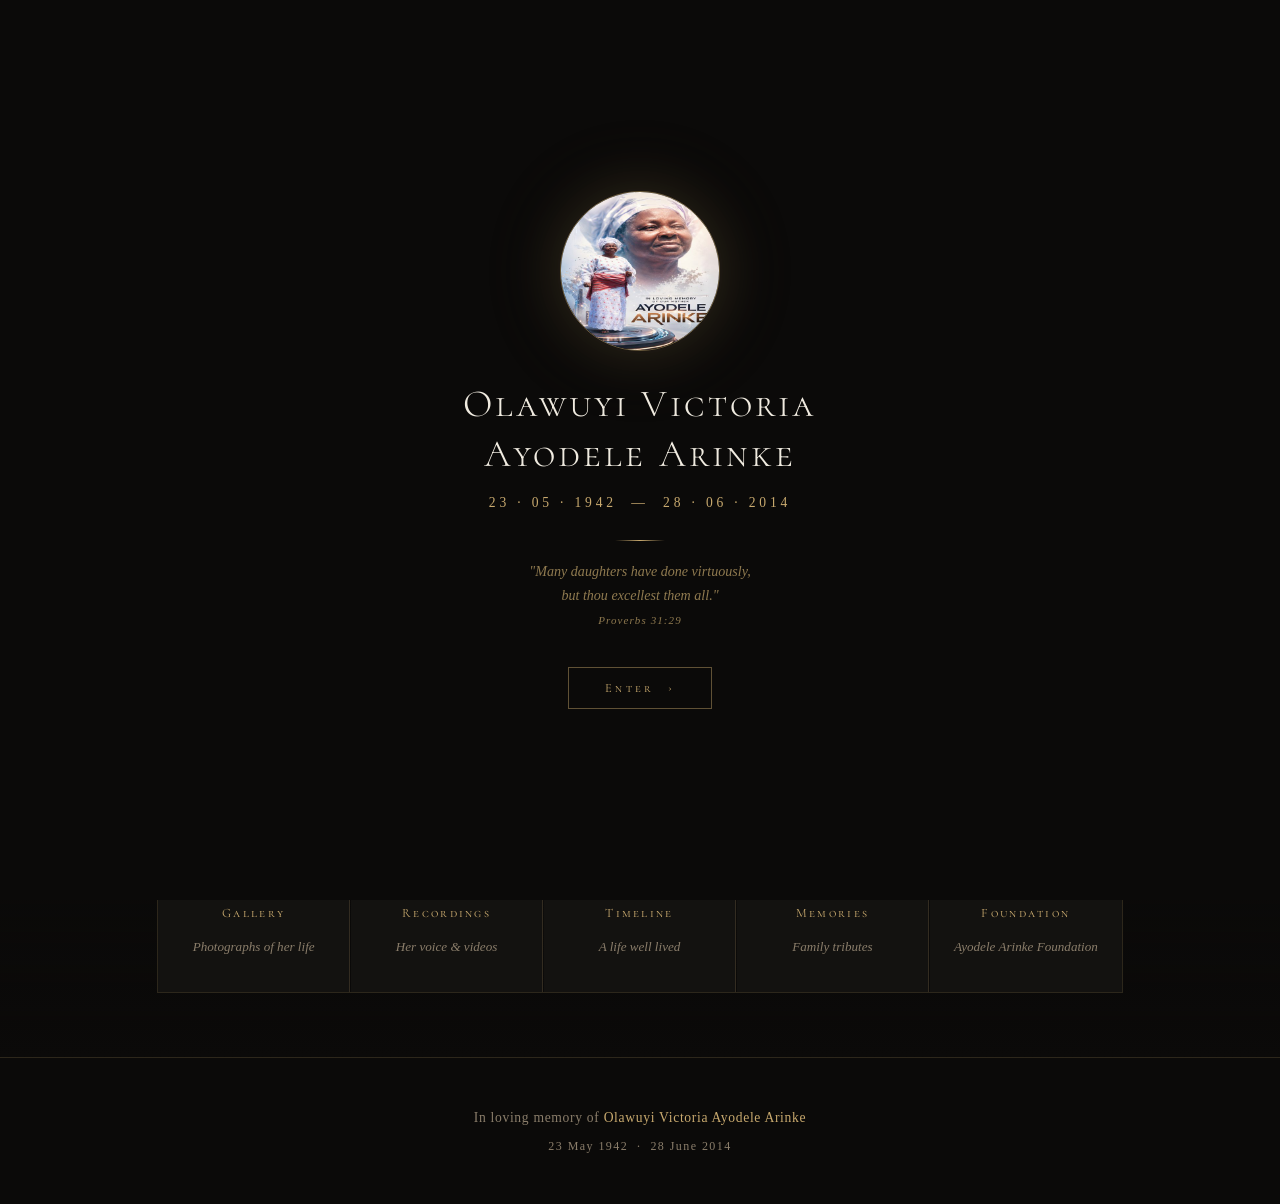
<file: index.html>
<!DOCTYPE html>
<html lang="en">
<head>
  <meta charset="UTF-8">
  <meta name="viewport" content="width=device-width, initial-scale=1.0">
  <title>Olawuyi Victoria Ayodele Arinke · In Loving Memory</title>
  <link rel="preconnect" href="https://fonts.googleapis.com">
  <link href="https://fonts.googleapis.com/css2?family=Cormorant+Garant:ital,wght@0,300;0,400;0,600;1,300;1,400&family=Cormorant+SC:wght@300;400&display=swap" rel="stylesheet">
  <link rel="stylesheet" href="styles.css">
  <link rel="preload" as="image" href="portrait.jpg">
  <style>
    /* ── CINEMATIC SPLASH ── */
    #splash {
      position: fixed;
      inset: 0;
      z-index: 9999;
      background: #0b0a09;
      display: flex;
      flex-direction: column;
      align-items: center;
      justify-content: center;
      text-align: center;
      padding: 2rem;
      transition: opacity 1.2s ease;
    }
    #splash.fade-out {
      opacity: 0;
      pointer-events: none;
    }
    .splash-portrait {
      width: 160px; height: 160px;
      border-radius: 50%;
      object-fit: cover;
      border: 1px solid rgba(200,169,110,0.5);
      box-shadow: 0 0 60px rgba(200,169,110,0.18), 0 0 120px rgba(200,169,110,0.06);
      opacity: 0;
      animation: fadeUp 1.4s ease 0.3s forwards;
    }
    .splash-name {
      font-family: 'Cormorant SC', serif;
      font-size: clamp(1.4rem, 4vw, 2.4rem);
      font-weight: 300;
      letter-spacing: 0.08em;
      color: #f0ebe0;
      margin-top: 1.8rem;
      line-height: 1.3;
      opacity: 0;
      animation: fadeUp 1.2s ease 1s forwards;
    }
    .splash-dates {
      font-size: 0.85rem;
      letter-spacing: 0.28em;
      color: #c8a96e;
      margin-top: 0.7rem;
      opacity: 0;
      animation: fadeUp 1s ease 1.6s forwards;
    }
    .splash-line {
      width: 50px; height: 1px;
      background: linear-gradient(to right, transparent, #c8a96e, transparent);
      margin: 1.6rem auto 0;
      opacity: 0;
      animation: fadeUp 0.8s ease 2s forwards;
    }
    .splash-verse {
      font-style: italic;
      color: rgba(200,169,110,0.7);
      font-size: 0.88rem;
      max-width: 340px;
      line-height: 1.7;
      margin-top: 1.2rem;
      opacity: 0;
      animation: fadeUp 0.8s ease 2.4s forwards;
    }
    #splash-enter {
      margin-top: 2.2rem;
      background: none;
      border: 1px solid rgba(200,169,110,0.45);
      color: #c8a96e;
      font-family: 'Cormorant SC', serif;
      font-size: 0.78rem;
      letter-spacing: 0.28em;
      padding: 0.75rem 2.2rem;
      cursor: pointer;
      opacity: 0;
      animation: fadeUp 0.8s ease 3s forwards;
      transition: background 0.3s, border-color 0.3s;
    }
    #splash-enter:hover {
      background: rgba(200,169,110,0.08);
      border-color: rgba(200,169,110,0.8);
    }

    @keyframes fadeUp {
      from { opacity: 0; transform: translateY(14px); }
      to   { opacity: 1; transform: translateY(0); }
    }

    /* ── HOME HERO ── */
    #hero {
      min-height: 100vh;
      display: flex;
      flex-direction: column;
      align-items: center;
      justify-content: center;
      text-align: center;
      position: relative;
      padding: 6rem 2rem 4rem;
      overflow: hidden;
    }
    #hero::before {
      content: '';
      position: absolute; inset: 0;
      background:
        radial-gradient(ellipse at 50% 40%, rgba(200,169,110,0.08) 0%, transparent 65%),
        linear-gradient(to bottom, transparent 60%, var(--bg) 100%);
      pointer-events: none;
    }
    .hero-portrait {
      width: 240px; height: 240px;
      border-radius: 50%;
      object-fit: cover;
      border: 2px solid var(--gold);
      box-shadow: 0 0 50px rgba(200,169,110,0.2), 0 0 100px rgba(200,169,110,0.07);
      margin-bottom: 2.5rem;
      position: relative; z-index: 1;
    }
    .hero-name {
      font-family: 'Cormorant SC', serif;
      font-size: clamp(2rem, 5.5vw, 3.8rem);
      font-weight: 300;
      letter-spacing: 0.06em;
      color: var(--cream);
      line-height: 1.25;
      position: relative; z-index: 1;
    }
    .hero-dates {
      font-size: 1rem;
      letter-spacing: 0.3em;
      color: var(--gold);
      margin-top: 0.9rem;
      position: relative; z-index: 1;
    }
    .hero-divider {
      width: 80px; height: 1px;
      background: linear-gradient(to right, transparent, var(--gold), transparent);
      margin: 2rem auto;
      position: relative; z-index: 1;
    }
    .hero-tribute {
      font-style: italic;
      font-weight: 300;
      font-size: 1.15rem;
      color: var(--cream-dim);
      max-width: 520px;
      position: relative; z-index: 1;
      margin-bottom: 1.4rem;
    }

    /* ── LIVE COUNTER ── */
    #counter-wrap {
      position: relative; z-index: 1;
      margin-bottom: 3.5rem;
      text-align: center;
    }
    .counter-label {
      font-size: 0.72rem;
      letter-spacing: 0.22em;
      color: var(--cream-dim);
      text-transform: uppercase;
      margin-bottom: 0.5rem;
    }
    #counter {
      font-family: 'Cormorant SC', serif;
      font-size: clamp(0.95rem, 2.5vw, 1.15rem);
      color: var(--gold);
      letter-spacing: 0.06em;
    }
    #counter span {
      color: var(--gold-lt);
      font-size: 1.4em;
    }

    /* ── NAV CARDS ── */
    .nav-cards {
      display: grid;
      grid-template-columns: repeat(auto-fit, minmax(180px, 1fr));
      gap: 1px;
      max-width: 1000px;
      margin: 0 auto;
      border: 1px solid var(--border);
      position: relative; z-index: 1;
    }
    .nav-card {
      background: var(--bg2);
      padding: 2rem 1.5rem;
      text-align: center;
      text-decoration: none;
      color: var(--cream-dim);
      transition: background 0.3s, color 0.3s;
      border-right: 1px solid var(--border);
    }
    .nav-card:last-child { border-right: none; }
    .nav-card:hover { background: var(--bg3); color: var(--gold); }
    .nav-card-icon { font-size: 1.6rem; margin-bottom: 0.7rem; display: block; }
    .nav-card-title {
      font-family: 'Cormorant SC', serif;
      font-size: 0.8rem;
      letter-spacing: 0.18em;
      color: var(--gold);
      display: block;
      margin-bottom: 0.3rem;
    }
    .nav-card-desc { font-size: 0.82rem; font-style: italic; }

    @media (max-width: 600px) {
      .nav-cards { grid-template-columns: 1fr 1fr; }
      .nav-card { border-bottom: 1px solid var(--border); border-right: 1px solid var(--border); }
    }

    /* ── HYMN PLAYER ── */
    #hymn-player {
      position: fixed;
      bottom: 1.4rem;
      left: 50%;
      transform: translateX(-50%);
      z-index: 300;
      display: flex;
      align-items: center;
      gap: 0.8rem;
      background: var(--bg2);
      border: 1px solid var(--border);
      padding: 0.55rem 1.1rem 0.55rem 0.9rem;
      white-space: nowrap;
      box-shadow: 0 4px 30px rgba(0,0,0,0.4);
      opacity: 0;
      transition: opacity 1s ease;
    }
    #hymn-player.visible { opacity: 1; }
    #hymn-btn {
      background: none;
      border: none;
      color: var(--gold);
      font-size: 1.1rem;
      cursor: pointer;
      padding: 0;
      line-height: 1;
      transition: color 0.2s;
    }
    #hymn-btn:hover { color: var(--gold-lt); }
    .hymn-label {
      font-family: 'Cormorant SC', serif;
      font-size: 0.7rem;
      letter-spacing: 0.16em;
      color: var(--cream-dim);
    }
    .hymn-note {
      font-size: 0.72rem;
      color: var(--cream-dim);
      font-style: italic;
    }
  </style>
  <link rel="manifest" href="manifest.json">
  <meta name="theme-color" content="#c8a96e">
  <meta name="apple-mobile-web-app-capable" content="yes">
  <meta name="apple-mobile-web-app-status-bar-style" content="black-translucent">
  <link rel="apple-touch-icon" href="apple-touch-icon.png">
</head>
<body>

<!-- ══ CINEMATIC SPLASH ══ -->
<div id="splash">
  <img class="splash-portrait" src="portrait.jpg" alt="Mama">
  <p class="splash-name">Olawuyi Victoria<br>Ayodele Arinke</p>
  <p class="splash-dates">23 · 05 · 1942 &nbsp;—&nbsp; 28 · 06 · 2014</p>
  <div class="splash-line"></div>
  <p class="splash-verse">"Many daughters have done virtuously,<br>but thou excellest them all."<br><em style="font-size:0.78em;letter-spacing:0.1em;">Proverbs 31:29</em></p>
  <button id="splash-enter">Enter &nbsp;›</button>
</div>

<!-- ══ MAIN PAGE ══ -->
<section id="hero">
  <img class="hero-portrait" src="portrait.jpg" alt="Olawuyi Victoria Ayodele Arinke" fetchpriority="high">
  <h1 class="hero-name">Olawuyi Victoria<br>Ayodele Arinke</h1>
  <p class="hero-dates">23 · 05 · 1942 &nbsp;—&nbsp; 28 · 06 · 2014</p>
  <div class="hero-divider"></div>
  <p class="hero-tribute">A woman of grace, love, and unwavering strength.</p>

  <div id="counter-wrap">
    <p class="counter-label">She flew to glory</p>
    <p id="counter">calculating…</p>
  </div>

  <div class="nav-cards">
    <a class="nav-card" href="gallery.html">
      <span class="nav-card-icon">🖼</span>
      <span class="nav-card-title">Gallery</span>
      <span class="nav-card-desc">Photographs of her life</span>
    </a>
    <a class="nav-card" href="recordings.html">
      <span class="nav-card-icon">🎙</span>
      <span class="nav-card-title">Recordings</span>
      <span class="nav-card-desc">Her voice &amp; videos</span>
    </a>
    <a class="nav-card" href="timeline.html">
      <span class="nav-card-icon">✦</span>
      <span class="nav-card-title">Timeline</span>
      <span class="nav-card-desc">A life well lived</span>
    </a>
    <a class="nav-card" href="memories.html">
      <span class="nav-card-icon">💬</span>
      <span class="nav-card-title">Memories</span>
      <span class="nav-card-desc">Family tributes</span>
    </a>
    <a class="nav-card" href="foundation.html">
      <span class="nav-card-icon">🤲</span>
      <span class="nav-card-title">Foundation</span>
      <span class="nav-card-desc">Ayodele Arinke Foundation</span>
    </a>
  </div>
</section>

<footer>
  <p>In loving memory of <span>Olawuyi Victoria Ayodele Arinke</span></p>
  <p style="margin-top:0.4rem;font-size:0.75rem;letter-spacing:0.12em;">23 May 1942 &nbsp;·&nbsp; 28 June 2014</p>
</footer>

<!-- ══ HYMN PLAYER ══ -->
<audio id="hymn-audio" src="mama-hymn.mp3" preload="none"></audio>
<div id="hymn-player">
  <button id="hymn-btn" title="Play hymn">♪</button>
  <span class="hymn-label">'Tis Love That Makes Us Happy</span>
  <span class="hymn-note">— her favourite hymn</span>
</div>

<script>
// ── LIVE COUNTER ──
(function () {
  const gone = new Date('2014-06-28T00:00:00');

  function update() {
    const now  = new Date();
    let years  = now.getFullYear() - gone.getFullYear();
    let months = now.getMonth()    - gone.getMonth();
    let days   = now.getDate()     - gone.getDate();

    if (days < 0) {
      months--;
      const prev = new Date(now.getFullYear(), now.getMonth(), 0);
      days += prev.getDate();
    }
    if (months < 0) { years--; months += 12; }

    const y = `<span>${years}</span> year${years !== 1 ? 's' : ''}`;
    const m = `<span>${months}</span> month${months !== 1 ? 's' : ''}`;
    const d = `<span>${days}</span> day${days !== 1 ? 's' : ''} ago`;
    document.getElementById('counter').innerHTML = `${y}, ${m} and ${d}`;
  }

  update();
  setInterval(update, 60000);
})();


// ── HYMN PLAYER ──
const audio    = document.getElementById('hymn-audio');
const hymnBtn  = document.getElementById('hymn-btn');
const player   = document.getElementById('hymn-player');

audio.volume = 0.08;

hymnBtn.addEventListener('click', () => {
  if (audio.paused) {
    audio.play();
    hymnBtn.textContent = '■';
    hymnBtn.title = 'Stop hymn';
  } else {
    audio.pause();
    hymnBtn.textContent = '♪';
    hymnBtn.title = 'Play hymn';
  }
});

audio.addEventListener('ended', () => {
  hymnBtn.textContent = '♪';
  hymnBtn.title = 'Play hymn';
});


// ── SPLASH ──
(function () {
  const splash   = document.getElementById('splash');
  const enterBtn = document.getElementById('splash-enter');

  function dismiss() {
    audio.play().catch(() => {});
    hymnBtn.textContent = '■';
    hymnBtn.title = 'Stop hymn';

    splash.classList.add('fade-out');
    setTimeout(() => {
      splash.style.display = 'none';
      player.classList.add('visible');
    }, 1300);
  }

  enterBtn.addEventListener('click', dismiss);
})();
</script>

<script src="nav.js"></script>
</body>
</html>
</file>
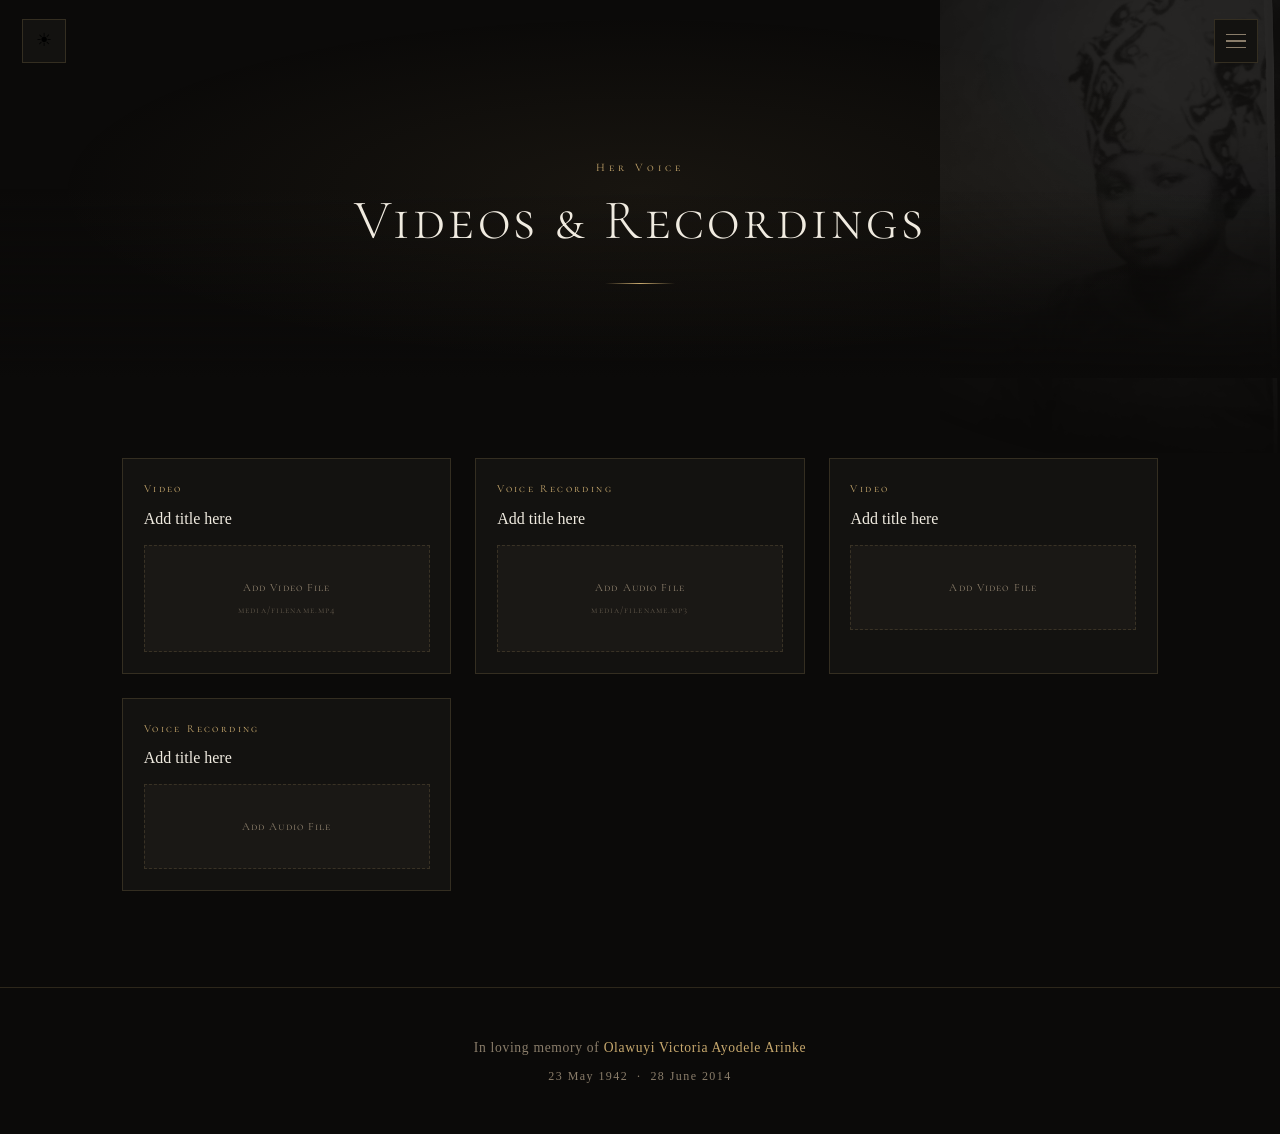
<file: recordings.html>
﻿<!DOCTYPE html>
<html lang="en">
<head>
  <meta charset="UTF-8">
  <meta name="viewport" content="width=device-width, initial-scale=1.0">
  <title>Recordings · Olawuyi Victoria Ayodele Arinke</title>
  <link rel="preconnect" href="https://fonts.googleapis.com">
  <link href="https://fonts.googleapis.com/css2?family=Cormorant+Garant:ital,wght@0,300;0,400;0,600;1,300;1,400&family=Cormorant+SC:wght@300;400&display=swap" rel="stylesheet">
  <link rel="stylesheet" href="styles.css">
  <link rel="manifest" href="manifest.json">
  <meta name="theme-color" content="#c8a96e">
  <meta name="apple-mobile-web-app-capable" content="yes">
  <meta name="apple-mobile-web-app-status-bar-style" content="black-translucent">
  <link rel="apple-touch-icon" href="apple-touch-icon.png">
</head>
<body>

<div class="page-hero">
  <p class="page-label">Her Voice</p>
  <h1 class="page-title">Videos &amp; Recordings</h1>
  <div class="page-divider"></div>
</div>

<div class="content">
  <div class="media-grid">
    <!--
      TO ADD A VIDEO:
      1. Put the file in a "media/" subfolder
      2. Replace the placeholder div with:
         <video controls src="media/filename.mp4"></video>
      3. Update the title
    -->
    <div class="media-card">
      <p class="media-card-label">Video</p>
      <p class="media-card-title">Add title here</p>
      <div class="media-placeholder">Add Video File<br><small style="opacity:0.6">media/filename.mp4</small></div>
    </div>

    <div class="media-card">
      <p class="media-card-label">Voice Recording</p>
      <p class="media-card-title">Add title here</p>
      <div class="media-placeholder">Add Audio File<br><small style="opacity:0.6">media/filename.mp3</small></div>
    </div>

    <div class="media-card">
      <p class="media-card-label">Video</p>
      <p class="media-card-title">Add title here</p>
      <div class="media-placeholder">Add Video File</div>
    </div>

    <div class="media-card">
      <p class="media-card-label">Voice Recording</p>
      <p class="media-card-title">Add title here</p>
      <div class="media-placeholder">Add Audio File</div>
    </div>
  </div>
</div>

<footer>
  <p>In loving memory of <span>Olawuyi Victoria Ayodele Arinke</span></p>
  <p style="margin-top:0.4rem;font-size:0.75rem;letter-spacing:0.12em;">23 May 1942 &nbsp;·&nbsp; 28 June 2014</p>
  </footer>

<script src="nav.js"></script>
</body>
</html>
</file>
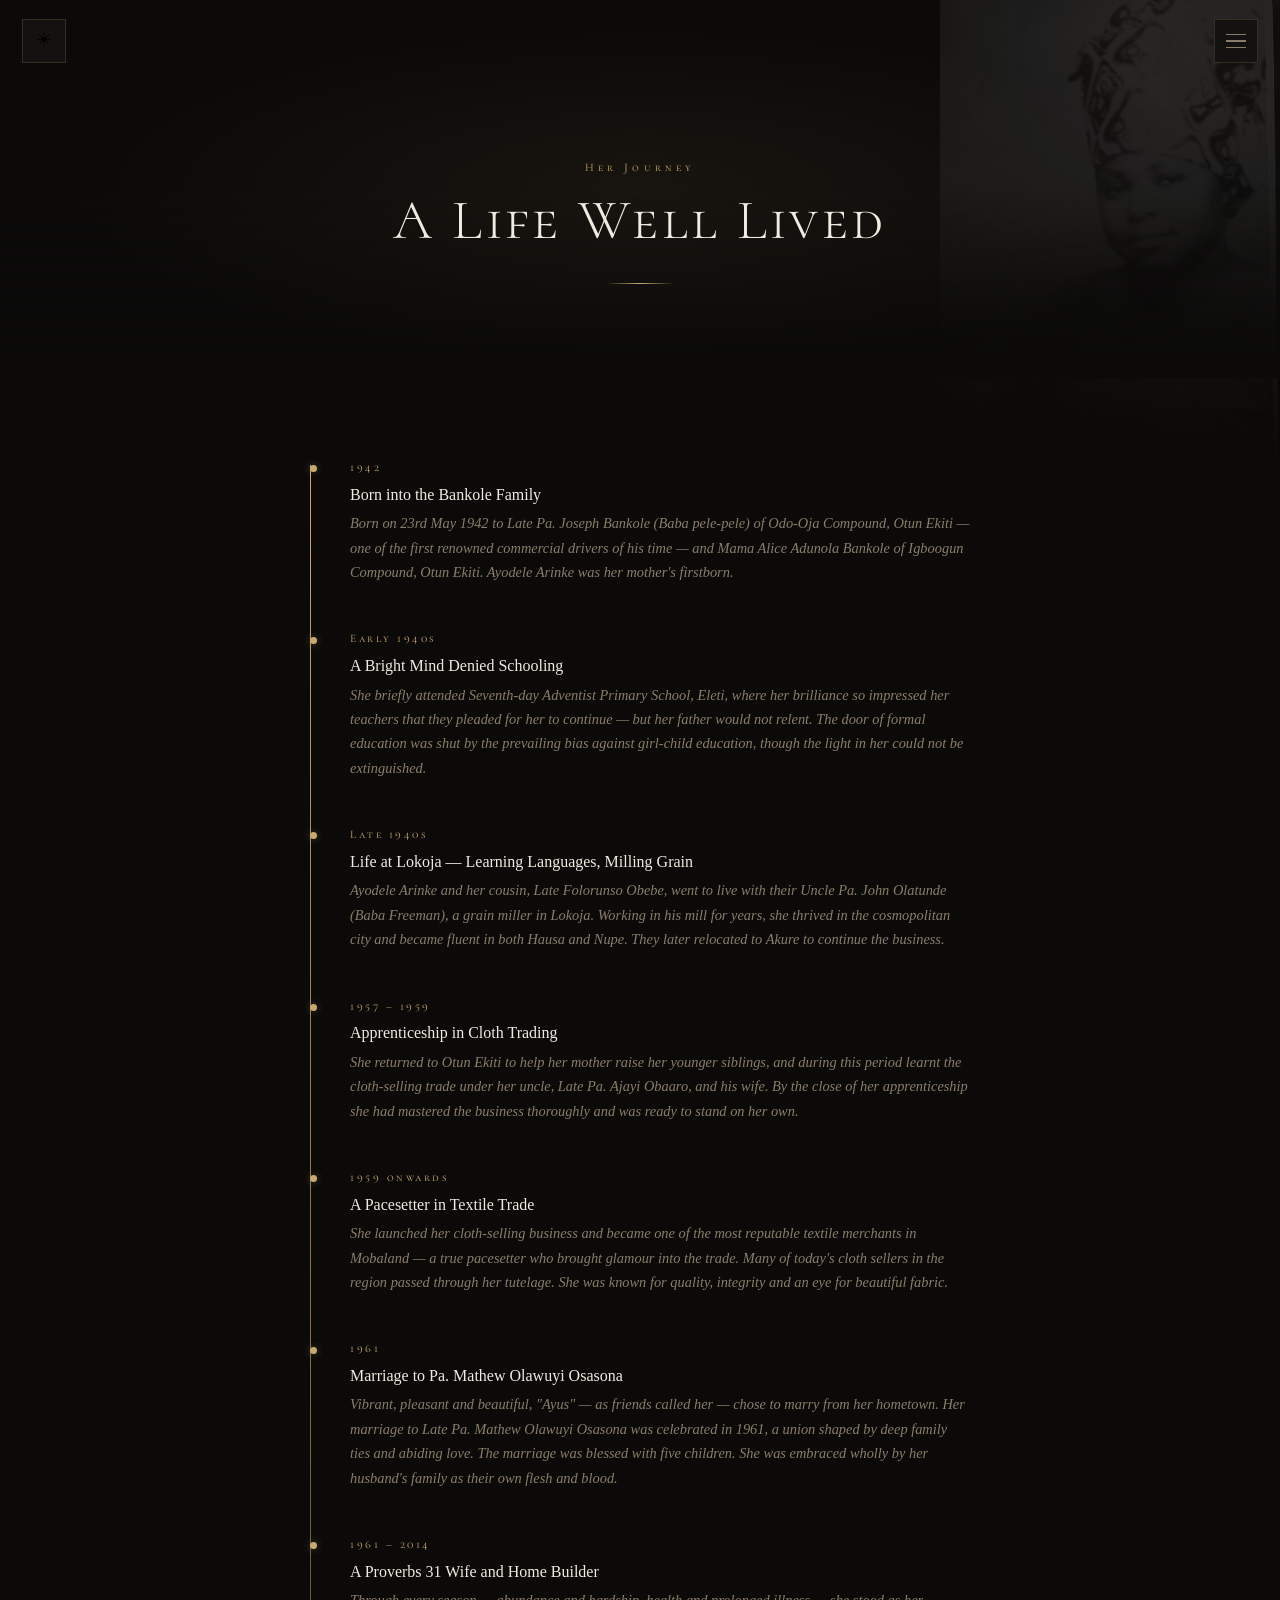
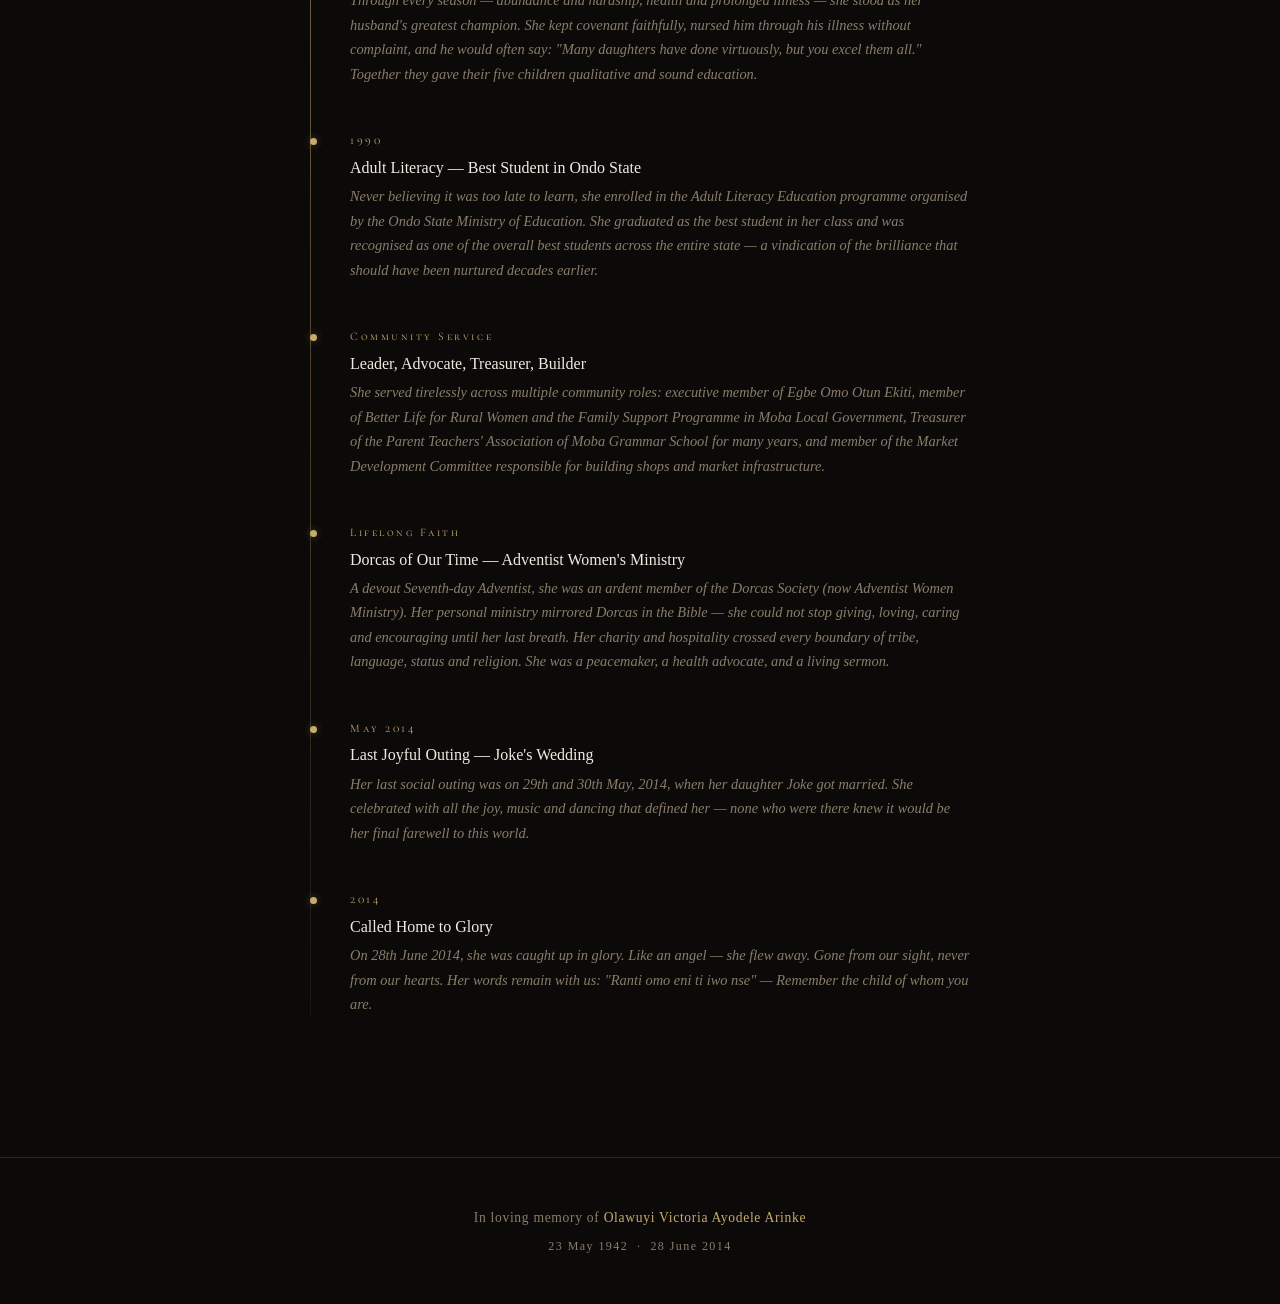
<file: timeline.html>
﻿<!DOCTYPE html>
<html lang="en">
<head>
  <meta charset="UTF-8">
  <meta name="viewport" content="width=device-width, initial-scale=1.0">
  <title>Timeline · Olawuyi Victoria Ayodele Arinke</title>
  <link rel="preconnect" href="https://fonts.googleapis.com">
  <link href="https://fonts.googleapis.com/css2?family=Cormorant+Garant:ital,wght@0,300;0,400;0,600;1,300;1,400&family=Cormorant+SC:wght@300;400&display=swap" rel="stylesheet">
  <link rel="stylesheet" href="styles.css">
  <link rel="manifest" href="manifest.json">
  <meta name="theme-color" content="#c8a96e">
  <meta name="apple-mobile-web-app-capable" content="yes">
  <meta name="apple-mobile-web-app-status-bar-style" content="black-translucent">
  <link rel="apple-touch-icon" href="apple-touch-icon.png">
</head>
<body>

<div class="page-hero">
  <p class="page-label">Her Journey</p>
  <h1 class="page-title">A Life Well Lived</h1>
  <div class="page-divider"></div>
</div>

<div class="content">
  <div class="timeline">

    <div class="timeline-item">
      <p class="timeline-year">1942</p>
      <p class="timeline-event">Born into the Bankole Family</p>
      <p class="timeline-detail">Born on 23rd May 1942 to Late Pa. Joseph Bankole (Baba pele-pele) of Odo-Oja Compound, Otun Ekiti — one of the first renowned commercial drivers of his time — and Mama Alice Adunola Bankole of Igboogun Compound, Otun Ekiti. Ayodele Arinke was her mother's firstborn.</p>
    </div>

    <div class="timeline-item">
      <p class="timeline-year">Early 1940s</p>
      <p class="timeline-event">A Bright Mind Denied Schooling</p>
      <p class="timeline-detail">She briefly attended Seventh-day Adventist Primary School, Eleti, where her brilliance so impressed her teachers that they pleaded for her to continue — but her father would not relent. The door of formal education was shut by the prevailing bias against girl-child education, though the light in her could not be extinguished.</p>
    </div>

    <div class="timeline-item">
      <p class="timeline-year">Late 1940s</p>
      <p class="timeline-event">Life at Lokoja — Learning Languages, Milling Grain</p>
      <p class="timeline-detail">Ayodele Arinke and her cousin, Late Folorunso Obebe, went to live with their Uncle Pa. John Olatunde (Baba Freeman), a grain miller in Lokoja. Working in his mill for years, she thrived in the cosmopolitan city and became fluent in both Hausa and Nupe. They later relocated to Akure to continue the business.</p>
    </div>

    <div class="timeline-item">
      <p class="timeline-year">1957 – 1959</p>
      <p class="timeline-event">Apprenticeship in Cloth Trading</p>
      <p class="timeline-detail">She returned to Otun Ekiti to help her mother raise her younger siblings, and during this period learnt the cloth-selling trade under her uncle, Late Pa. Ajayi Obaaro, and his wife. By the close of her apprenticeship she had mastered the business thoroughly and was ready to stand on her own.</p>
    </div>

    <div class="timeline-item">
      <p class="timeline-year">1959 onwards</p>
      <p class="timeline-event">A Pacesetter in Textile Trade</p>
      <p class="timeline-detail">She launched her cloth-selling business and became one of the most reputable textile merchants in Mobaland — a true pacesetter who brought glamour into the trade. Many of today's cloth sellers in the region passed through her tutelage. She was known for quality, integrity and an eye for beautiful fabric.</p>
    </div>

    <div class="timeline-item">
      <p class="timeline-year">1961</p>
      <p class="timeline-event">Marriage to Pa. Mathew Olawuyi Osasona</p>
      <p class="timeline-detail">Vibrant, pleasant and beautiful, "Ayus" — as friends called her — chose to marry from her hometown. Her marriage to Late Pa. Mathew Olawuyi Osasona was celebrated in 1961, a union shaped by deep family ties and abiding love. The marriage was blessed with five children. She was embraced wholly by her husband's family as their own flesh and blood.</p>
    </div>

    <div class="timeline-item">
      <p class="timeline-year">1961 – 2014</p>
      <p class="timeline-event">A Proverbs 31 Wife and Home Builder</p>
      <p class="timeline-detail">Through every season — abundance and hardship, health and prolonged illness — she stood as her husband's greatest champion. She kept covenant faithfully, nursed him through his illness without complaint, and he would often say: "Many daughters have done virtuously, but you excel them all." Together they gave their five children qualitative and sound education.</p>
    </div>

    <div class="timeline-item">
      <p class="timeline-year">1990</p>
      <p class="timeline-event">Adult Literacy — Best Student in Ondo State</p>
      <p class="timeline-detail">Never believing it was too late to learn, she enrolled in the Adult Literacy Education programme organised by the Ondo State Ministry of Education. She graduated as the best student in her class and was recognised as one of the overall best students across the entire state — a vindication of the brilliance that should have been nurtured decades earlier.</p>
    </div>

    <div class="timeline-item">
      <p class="timeline-year">Community Service</p>
      <p class="timeline-event">Leader, Advocate, Treasurer, Builder</p>
      <p class="timeline-detail">She served tirelessly across multiple community roles: executive member of Egbe Omo Otun Ekiti, member of Better Life for Rural Women and the Family Support Programme in Moba Local Government, Treasurer of the Parent Teachers' Association of Moba Grammar School for many years, and member of the Market Development Committee responsible for building shops and market infrastructure.</p>
    </div>

    <div class="timeline-item">
      <p class="timeline-year">Lifelong Faith</p>
      <p class="timeline-event">Dorcas of Our Time — Adventist Women's Ministry</p>
      <p class="timeline-detail">A devout Seventh-day Adventist, she was an ardent member of the Dorcas Society (now Adventist Women Ministry). Her personal ministry mirrored Dorcas in the Bible — she could not stop giving, loving, caring and encouraging until her last breath. Her charity and hospitality crossed every boundary of tribe, language, status and religion. She was a peacemaker, a health advocate, and a living sermon.</p>
    </div>

    <div class="timeline-item">
      <p class="timeline-year">May 2014</p>
      <p class="timeline-event">Last Joyful Outing — Joke's Wedding</p>
      <p class="timeline-detail">Her last social outing was on 29th and 30th May, 2014, when her daughter Joke got married. She celebrated with all the joy, music and dancing that defined her — none who were there knew it would be her final farewell to this world.</p>
    </div>

    <div class="timeline-item">
      <p class="timeline-year">2014</p>
      <p class="timeline-event">Called Home to Glory</p>
      <p class="timeline-detail">On 28th June 2014, she was caught up in glory. Like an angel — she flew away. Gone from our sight, never from our hearts. Her words remain with us: <em>"Ranti omo eni ti iwo nse"</em> — Remember the child of whom you are.</p>
    </div>

  </div>
</div>

<footer>
  <p>In loving memory of <span>Olawuyi Victoria Ayodele Arinke</span></p>
  <p style="margin-top:0.4rem;font-size:0.75rem;letter-spacing:0.12em;">23 May 1942 &nbsp;·&nbsp; 28 June 2014</p>
  </footer>

<script src="nav.js"></script>
</body>
</html>
</file>
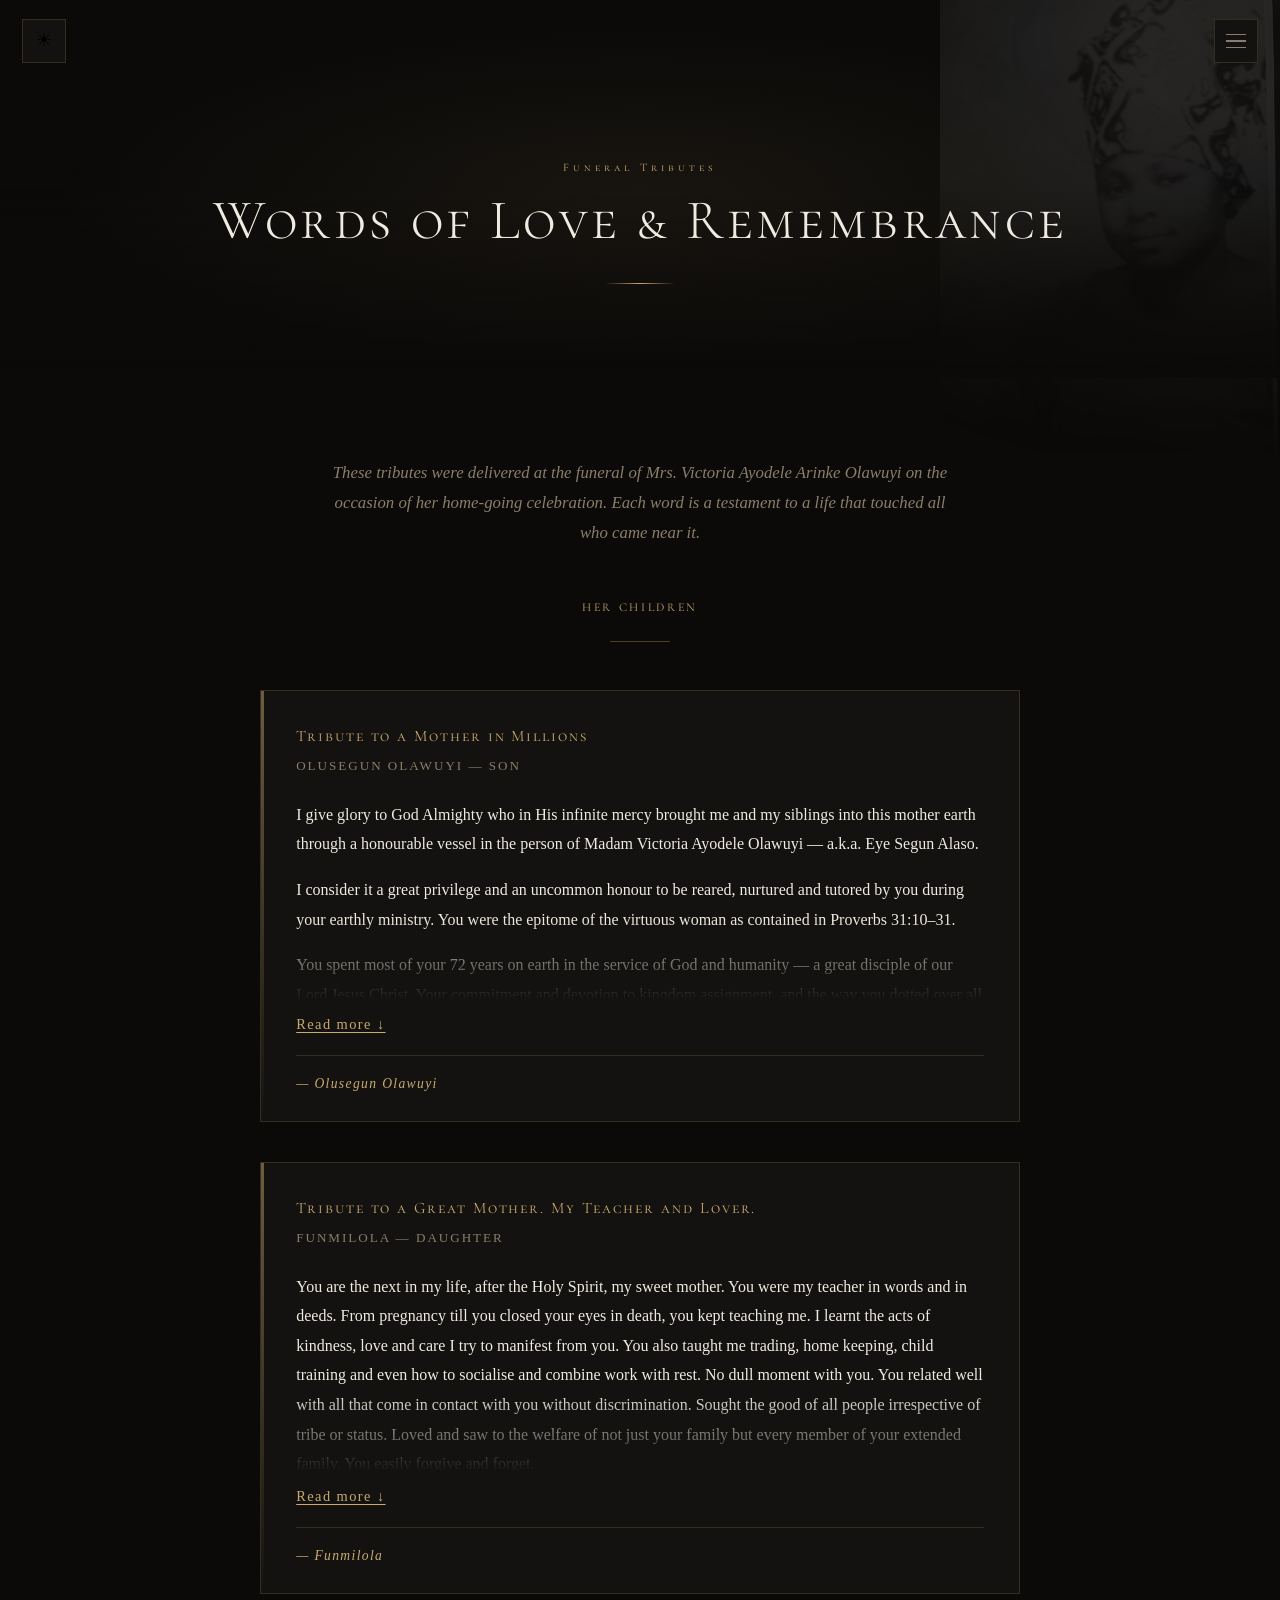
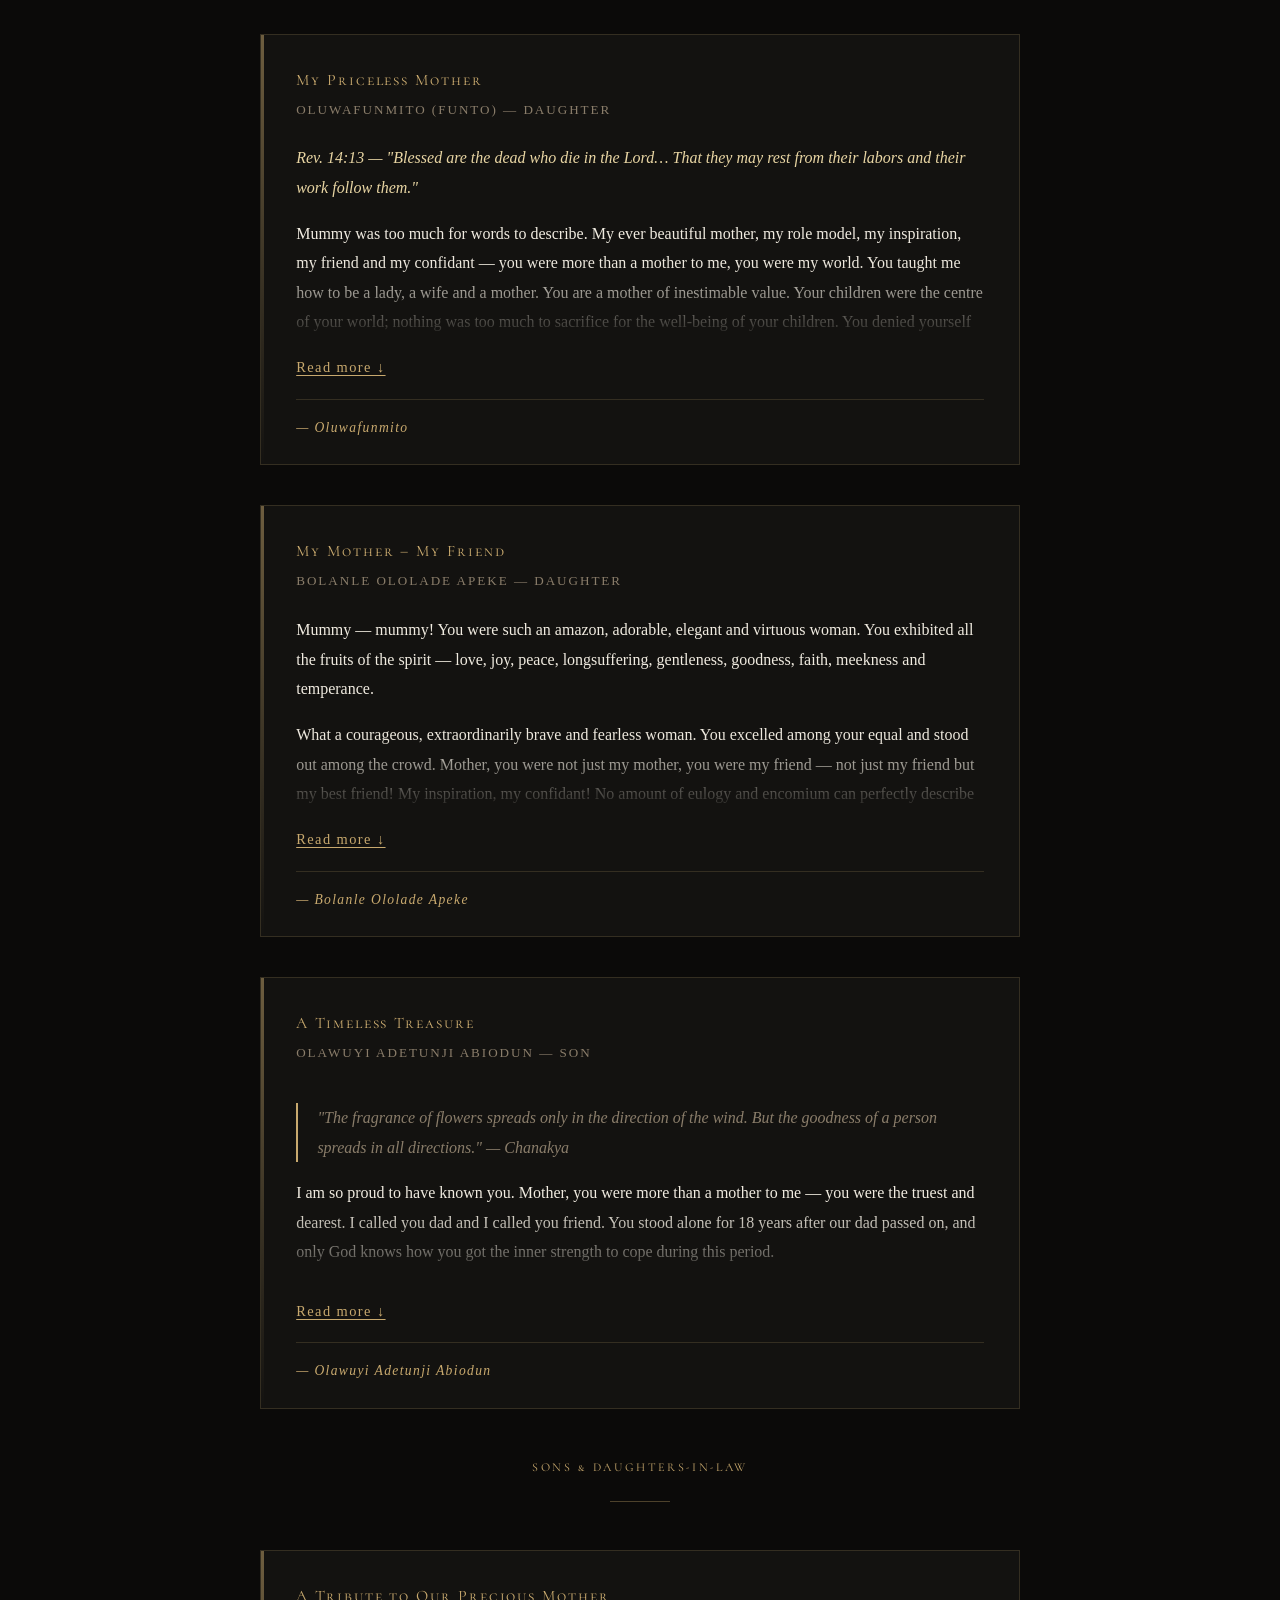
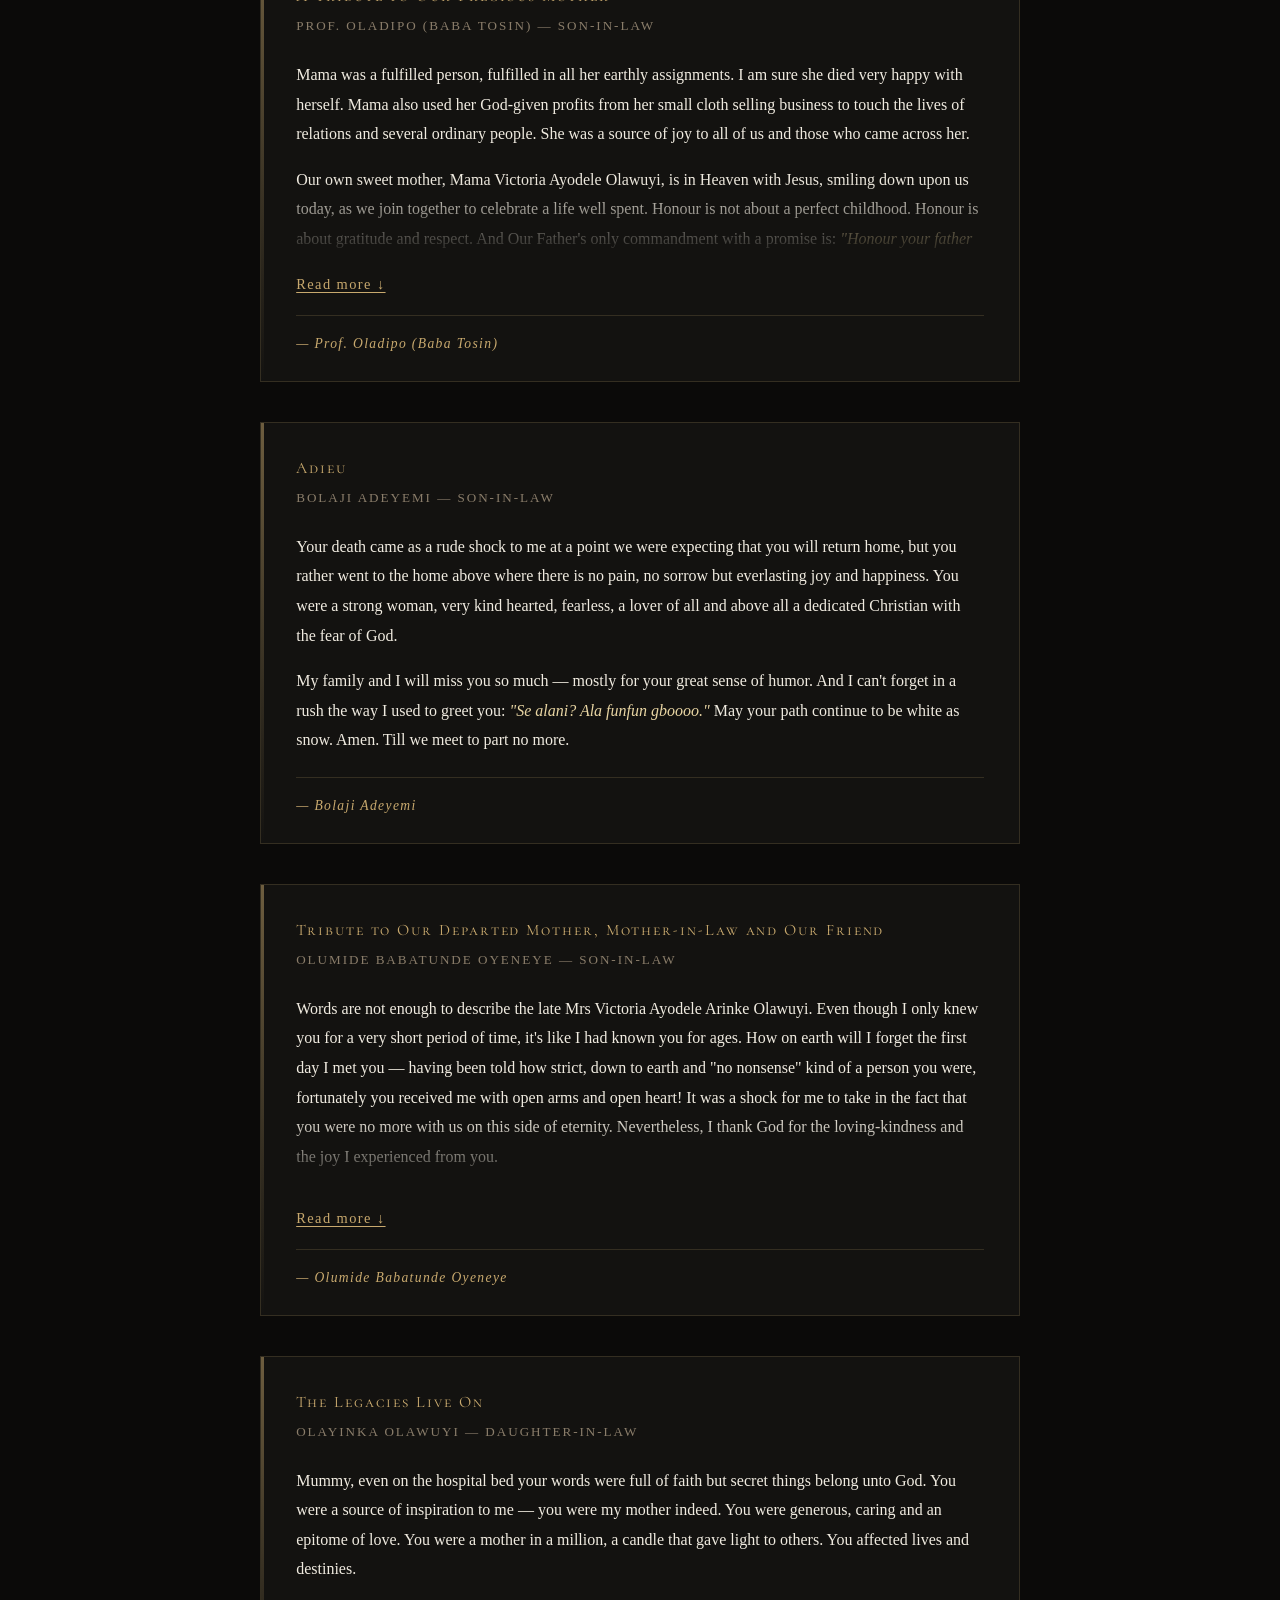
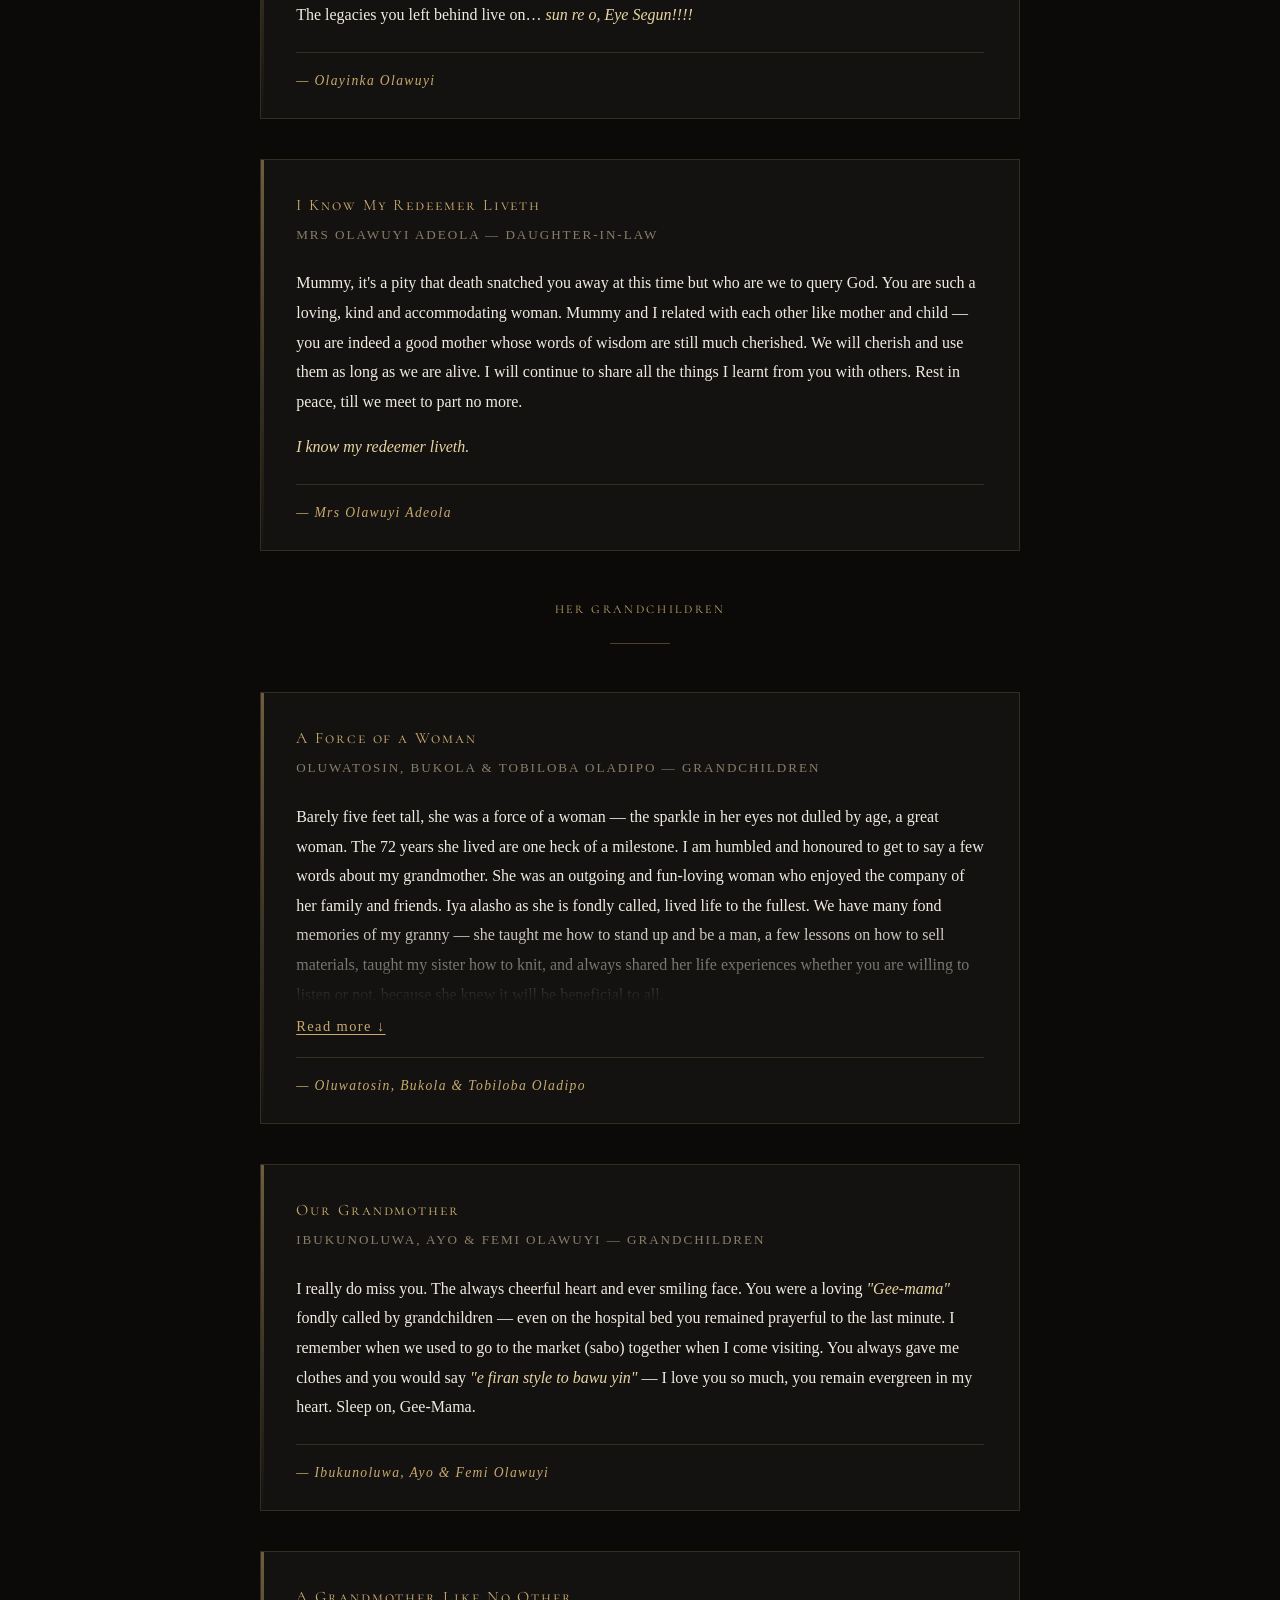
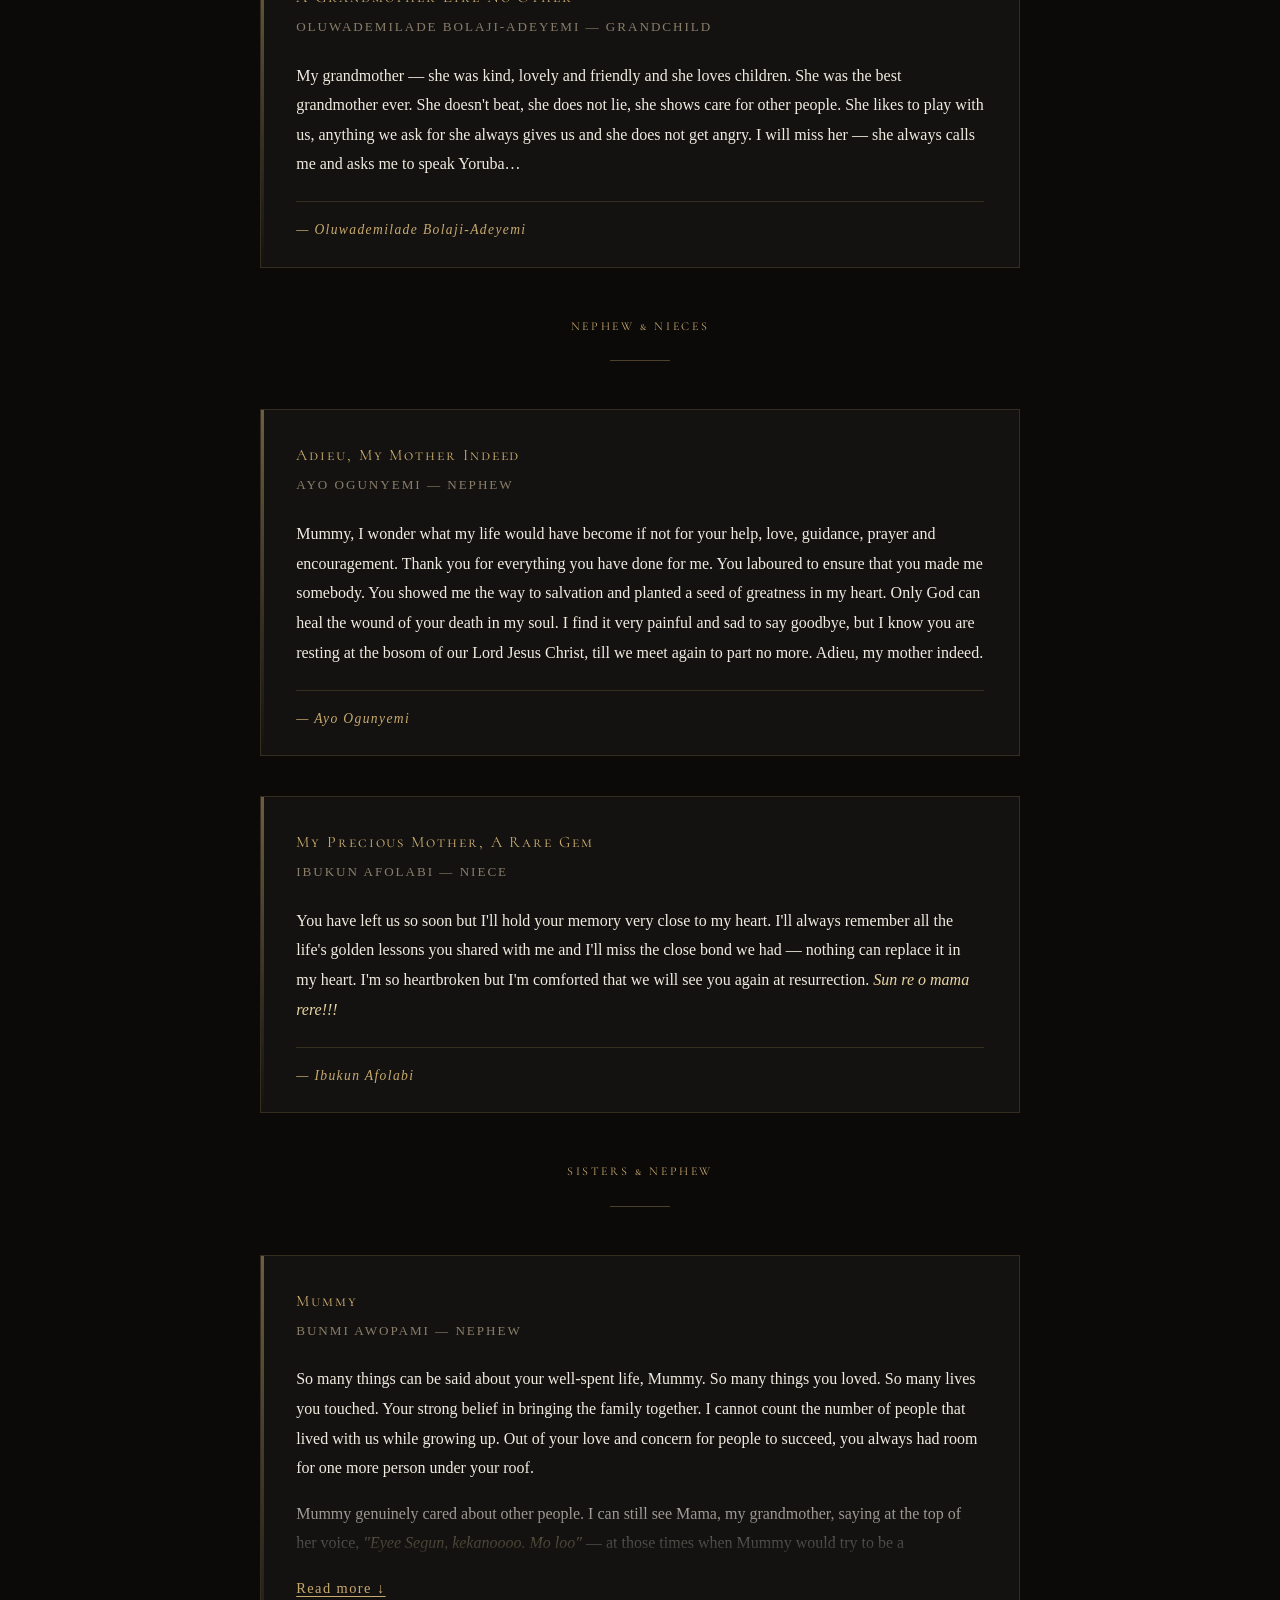
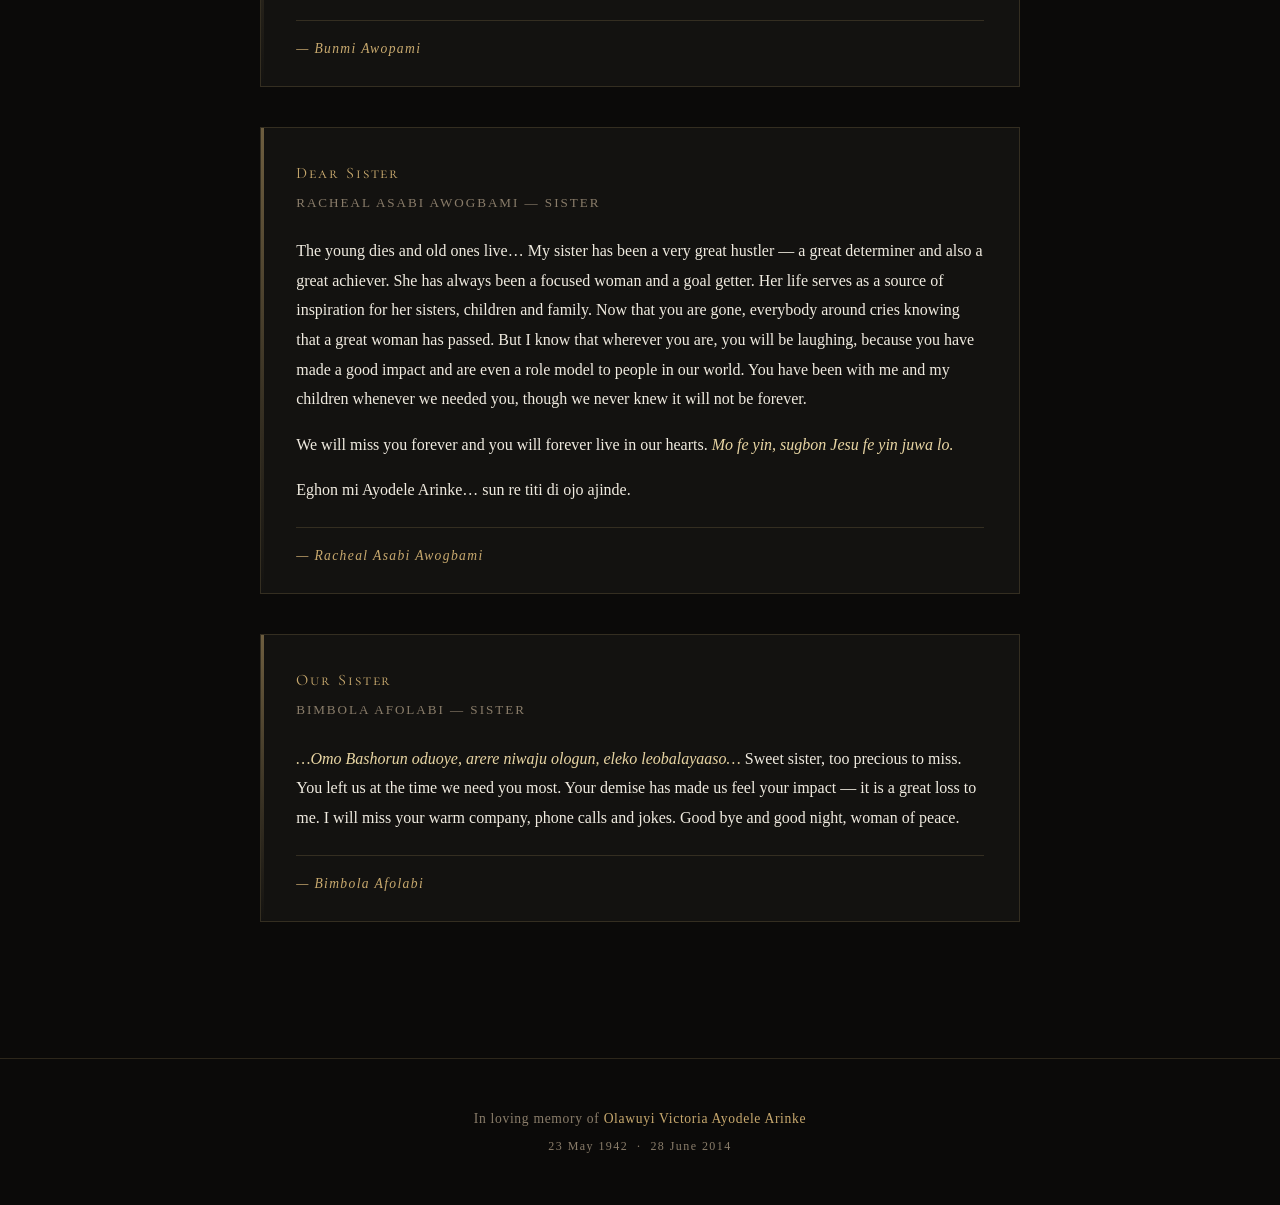
<file: tributes.html>
<!DOCTYPE html>
<html lang="en">
<head>
  <meta charset="UTF-8">
  <meta name="viewport" content="width=device-width, initial-scale=1.0">
  <title>Tributes · Olawuyi Victoria Ayodele Arinke</title>
  <link rel="preconnect" href="https://fonts.googleapis.com">
  <link href="https://fonts.googleapis.com/css2?family=Cormorant+Garant:ital,wght@0,300;0,400;0,600;1,300;1,400&family=Cormorant+SC:wght@300;400&display=swap" rel="stylesheet">
  <link rel="stylesheet" href="styles.css">
  <style>
    .tributes-intro {
      max-width: 640px;
      margin: 0 auto 3rem;
      text-align: center;
      color: var(--cream-dim);
      font-style: italic;
      font-size: 1.05rem;
      line-height: 1.8;
    }

    .tributes-section-label {
      text-align: center;
      font-family: 'Cormorant SC', serif;
      font-size: 0.75rem;
      letter-spacing: 0.22em;
      color: var(--gold);
      text-transform: uppercase;
      margin: 3rem 0 1.5rem;
    }

    .tributes-divider {
      width: 60px;
      height: 1px;
      background: var(--gold);
      opacity: 0.35;
      margin: 0 auto 3rem;
    }

    .tribute-card {
      max-width: 760px;
      margin: 0 auto 2.5rem;
      background: var(--bg2);
      border: 1px solid var(--border);
      padding: 2rem 2.2rem 1.6rem;
      position: relative;
    }

    .tribute-card::before {
      content: '';
      position: absolute;
      top: 0; left: 0;
      width: 3px;
      height: 100%;
      background: linear-gradient(to bottom, var(--gold), transparent);
      opacity: 0.5;
    }

    .tribute-title {
      font-family: 'Cormorant SC', serif;
      font-size: 1rem;
      letter-spacing: 0.12em;
      color: var(--gold);
      margin-bottom: 0.3rem;
    }

    .tribute-author {
      font-size: 0.82rem;
      letter-spacing: 0.15em;
      color: var(--cream-dim);
      text-transform: uppercase;
      margin-bottom: 1.4rem;
    }

    .tribute-body {
      font-size: 1rem;
      line-height: 1.85;
      color: var(--cream);
    }

    .tribute-body p {
      margin-bottom: 1rem;
    }

    .tribute-body p:last-child {
      margin-bottom: 0;
    }

    .tribute-body em {
      color: var(--gold-lt);
      font-style: italic;
    }

    .tribute-body blockquote {
      border-left: 2px solid var(--gold);
      padding-left: 1.2rem;
      margin: 1rem 0;
      color: var(--cream-dim);
      font-style: italic;
    }

    .tribute-signature {
      margin-top: 1.4rem;
      padding-top: 1rem;
      border-top: 1px solid var(--border);
      font-size: 0.85rem;
      letter-spacing: 0.1em;
      color: var(--gold);
      font-style: italic;
    }

    /* Read more toggle */
    .tribute-collapsed .tribute-body {
      max-height: 200px;
      overflow: hidden;
      -webkit-mask-image: linear-gradient(to bottom, black 60%, transparent 100%);
      mask-image: linear-gradient(to bottom, black 60%, transparent 100%);
    }

    .tribute-toggle {
      display: block;
      margin-top: 1rem;
      background: none;
      border: none;
      color: var(--gold);
      font-family: 'Cormorant Garant', serif;
      font-size: 0.9rem;
      letter-spacing: 0.1em;
      cursor: pointer;
      padding: 0;
      text-decoration: underline;
      text-underline-offset: 3px;
    }

    .tribute-toggle:hover { color: var(--gold-lt); }

    /* placeholder for missing tribute */
    .tribute-pending {
      max-width: 760px;
      margin: 0 auto 2.5rem;
      border: 1px dashed var(--border);
      padding: 1.4rem 2rem;
      text-align: center;
      color: var(--cream-dim);
      font-style: italic;
      font-size: 0.9rem;
    }
  </style>
  <link rel="manifest" href="manifest.json">
  <meta name="theme-color" content="#c8a96e">
  <meta name="apple-mobile-web-app-capable" content="yes">
  <meta name="apple-mobile-web-app-status-bar-style" content="black-translucent">
  <link rel="apple-touch-icon" href="apple-touch-icon.png">
</head>
<body>

<div class="page-hero">
  <p class="page-label">Funeral Tributes</p>
  <h1 class="page-title">Words of Love & Remembrance</h1>
  <div class="page-divider"></div>
</div>

<div class="content">

  <p class="tributes-intro">
    These tributes were delivered at the funeral of Mrs. Victoria Ayodele Arinke Olawuyi on the occasion of her home-going celebration. Each word is a testament to a life that touched all who came near it.
  </p>

  <!-- ══ CHILDREN ══ -->
  <p class="tributes-section-label">Her Children</p>
  <div class="tributes-divider"></div>

  <!-- 1. Olusegun -->
  <div class="tribute-card tribute-collapsed" id="t-olusegun">
    <p class="tribute-title">Tribute to a Mother in Millions</p>
    <p class="tribute-author">Olusegun Olawuyi &mdash; Son</p>
    <div class="tribute-body">
      <p>I give glory to God Almighty who in His infinite mercy brought me and my siblings into this mother earth through a honourable vessel in the person of Madam Victoria Ayodele Olawuyi — a.k.a. Eye Segun Alaso.</p>
      <p>I consider it a great privilege and an uncommon honour to be reared, nurtured and tutored by you during your earthly ministry. You were the epitome of the virtuous woman as contained in Proverbs 31:10–31.</p>
      <p>You spent most of your 72 years on earth in the service of God and humanity — a great disciple of our Lord Jesus Christ. Your commitment and devotion to kingdom assignment, and the way you dotted over all your children, sons and daughters-in-law including your adopted children, is a great challenge to me.</p>
      <p>I am humbled by the zeal and zest with which you served your family (both nuclear and extended), the body of Christ, the Otun community and the entire human race.</p>
      <p>You were a detribalised Nigerian — ever ready to accommodate and ever ready to entertain strangers. Most of my friends today are the people you brought into our home when they were stranded in Otun motor park on their transit from the northern part of the country to the south. You related cordially with everyone and you were a blessing to all. A landlady to Igbos, Hausas and even Ghanaians.</p>
      <p>One evergreen lesson you taught us is that we must not be the last user of any material possession — be it clothes, shoes, etc. You said we should always give out cheerfully and the materials must be in good condition.</p>
      <p>Whenever you came visiting to Ado Ekiti you would request for materials to be donated to the needy — that was how close the poor and needy were to your heart. Sometimes I wonder how you got the resources to cater for them. I know it is the Lord's doing and it is marvellous in my sight.</p>
      <p>Nobody can replace you in the heart of all and sundry. A lover of peace to a fault! You said if someone was on his way to attend a church service and he met some people quarrelling, that person should stop and settle the rift before proceeding to church — that that singular action is an acceptable service to God as well.</p>
      <p>I cannot forget the day you obtained the registration form of Ifesowapo Cooperative Society for me. You insisted that I must have <em>"Ajeseku"</em> — I must put some money aside for the rainy day. That was how I got the money to buy my first car. You would always quote your uncle and mentor, Baba Freeman John Olatunde: <em>"If you have money, the best thing to do is either to save it or commit it to a project — otherwise it will grow wings and fly away because you will spend it on frivolities."</em></p>
      <p>When it was time in your sight for me to build a house, you invited me and said: <em>"Segun, a kii ko ola lo si imogun ode o"</em> — you said I should go and acquire a minimum of two plots and start my building project, and you supported me both morally and financially.</p>
      <p>One thing is sure — going to Otun will never be the same again. Never! Who will buy Iru (locust beans), Ogbokuru and other stuffs for me and my wife again? <em>Melo ni a fe ka leyin adepele!</em> No wonder, when the news of your demise reached our people, the whole town stood still and I was told the market was hurriedly closed.</p>
      <p>For all these and other testimonies, I give glory to God Almighty for your life — a life well spent. I'm gonna miss you.</p>
      <p>Sun re o, Mama Segun. Mama Funmilola, Mama Bukola, Mama Funto, Mama Bola and Mama Abiodun. Adieu, ma mi.</p>
      <p>Life does not consist in duration but in donation. Mummy, you were able to impact so many lives positively — chief among them is Segun Olawuyi.</p>
      <p>Mum, you were an achiever. A very prosperous woman in your own way — even though you did not acquire abundant wealth, your treasure is well laid in heaven and a crown of glory is awaiting you.</p>
      <p>Your demise is a sermon of sorts. So many people have promised to reconsider their ways and emulate you, so that when it is their turn to leave this mother earth — which is inevitable anyway — glorious testaments will be said concerning them.</p>
      <p>On behalf of myself and my siblings, I make bold to say: we cannot pray for a better mother. Good night and rest in perfect peace in the bosom of our Lord Jesus Christ, until the resurrection day when we shall meet to part no more. We love you, but the will of God must be done.</p>
    </div>
    <button class="tribute-toggle" onclick="toggleTribute('t-olusegun', this)">Read more &darr;</button>
    <p class="tribute-signature">&mdash; Olusegun Olawuyi</p>
  </div>

  <!-- 2. Funmilola -->
  <div class="tribute-card tribute-collapsed" id="t-funmilola">
    <p class="tribute-title">Tribute to a Great Mother. My Teacher and Lover.</p>
    <p class="tribute-author">Funmilola &mdash; Daughter</p>
    <div class="tribute-body">
      <p>You are the next in my life, after the Holy Spirit, my sweet mother. You were my teacher in words and in deeds. From pregnancy till you closed your eyes in death, you kept teaching me. I learnt the acts of kindness, love and care I try to manifest from you. You also taught me trading, home keeping, child training and even how to socialise and combine work with rest. No dull moment with you. You related well with all that come in contact with you without discrimination. Sought the good of all people irrespective of tribe or status. Loved and saw to the welfare of not just your family but every member of your extended family. You easily forgive and forget.</p>
      <p>I thank God for making me come to this world through you. I did not prepare for this sudden departure but has to submit to the will of our creator. Therefore I say, <em>"Now unto the King eternal, immortal and invisible, the only wise God, be honour and glory for ever and ever, Amen"</em> — I Timothy 1:17. I believe we will meet to part no more on the resurrection morning.</p>
    </div>
    <button class="tribute-toggle" onclick="toggleTribute('t-funmilola', this)">Read more &darr;</button>
    <p class="tribute-signature">&mdash; Funmilola</p>
  </div>

  <!-- 3. Funto -->
  <div class="tribute-card tribute-collapsed" id="t-funto">
    <p class="tribute-title">My Priceless Mother</p>
    <p class="tribute-author">Oluwafunmito (Funto) &mdash; Daughter</p>
    <div class="tribute-body">
      <p><em>Rev. 14:13 — "Blessed are the dead who die in the Lord… That they may rest from their labors and their work follow them."</em></p>
      <p>Mummy was too much for words to describe. My ever beautiful mother, my role model, my inspiration, my friend and my confidant — you were more than a mother to me, you were my world. You taught me how to be a lady, a wife and a mother. You are a mother of inestimable value. Your children were the centre of your world; nothing was too much to sacrifice for the well-being of your children. You denied yourself pleasures so we could be somebody in life. You never gave up on us even against all odds. You were so proud of us because you — with the help of God — made us who we are today.</p>
      <p>You were our father and mother at the same time. We were ready to take the world because Mummy is always there. I never knew you would leave me so soon. I am writing you a tribute so soon, mother — we spoke about many things, we had so many great plans ahead. I check my phone, waiting to hear from you, but you have not called in the past 3 weeks. Life has not been the same without you. Ohhhh, I have missed you. Who can be compared to you? You were just too much, Mum. You were too loud to be shut down. You made your mark on anything you touched. I just wished you could have stayed a little longer…</p>
      <p>You gave your all. You were a loving wife and mother, a loving mother to all, selfless and so transparent. You had no heart to keep a grudge — a friend of all, peacemaker, and fully committed to God. You were a true Christian in word and in deed. You instilled discipline into us all. You showed us the way to God and instilled moral into us. With a wink of your eye the message is passed and understood. A true wife to your husband even till death — an amiable and kind woman. I will spend the rest of my life reflecting on your attributes and building on the legacies of your sacrificial giving and love. Your impact was felt by all and sundry. Who will not be proud of a mother like you? If I have to come to this world again, I will come through you over and over again.</p>
      <p>Ayodele Arinke… you came, you saw, and you conquer. I am proud to be called your daughter. I will always love you… rest on, Mum.</p>
    </div>
    <button class="tribute-toggle" onclick="toggleTribute('t-funto', this)">Read more &darr;</button>
    <p class="tribute-signature">&mdash; Oluwafunmito</p>
  </div>

  <!-- 4. Bolanle -->
  <div class="tribute-card tribute-collapsed" id="t-bolanle">
    <p class="tribute-title">My Mother &ndash; My Friend</p>
    <p class="tribute-author">Bolanle Ololade Apeke &mdash; Daughter</p>
    <div class="tribute-body">
      <p>Mummy — mummy! You were such an amazon, adorable, elegant and virtuous woman. You exhibited all the fruits of the spirit — love, joy, peace, longsuffering, gentleness, goodness, faith, meekness and temperance.</p>
      <p>What a courageous, extraordinarily brave and fearless woman. You excelled among your equal and stood out among the crowd. Mother, you were not just my mother, you were my friend — not just my friend but my best friend! My inspiration, my confidant! No amount of eulogy and encomium can perfectly describe or qualify how unique and special you are to me. You were one of a kind! Truly, the world just lost an angel. You never gave up on me even when I was at the verge of death — you hoped against hope, put your faith in place, and the Lord honoured your faith and brought me back to life! You were a mother in Israel — my prophetess, my judge, my counsellor, my instructor. You were a caregiver and a philanthropist. The 'Deborah' and 'Dorcas' of your generation. You touched lives in divers ways; you were so many things to so many people.</p>
      <p>The Lord had used you as an instrument to put smiles on many faces and to be a solution — a change agent to your world. Eye mi, Eye Bolanle Apeke! You were a blessing to me and to your generation.</p>
      <blockquote>"The most wonderful thing in the world is someday who knows who they are and knows where they are going and knows what they were created to do." &mdash; Bishop T.D. Jakes</blockquote>
      <p>Mom, yours was a purpose-driven life. You knew your ministries and walked worthy of your calling — Reconciliation, meditation, charity and selfless service to man and humanity. Your legacies in these areas live on.</p>
      <p>Eye mi, you lived a practical Christian life — taking Jesus with you wherever you went. You were so proud to be a vessel unto honour in God's hand and a channel through which God's blessings flowed to others. You exemplified the Proverbs 31 woman — hardworking, industrious, loving and a homemaker. My mother, you were a point of reference for good!</p>
      <p>You were such a loving, caring wife, companion and soul mate to my father — your husband. You loved my dad <em>"in poor, in rich… in sickness and in health"</em> till death parted you. You stood by my father and kept loving him till he took his last breath — what a virtuous woman. Your price is far above rubies. In life… in death, you are priceless. You were a mother in million, the best of them all. A worthy example to emulate — you taught us to be loving, caring and submissive wives to our husbands. My role model, my mentor, my friend.</p>
      <p>You gave us all you had — love, time, care, listening ears, empathy and financial support. You sold your possessions and got loans to give us the best education. You believed in us and wanted nothing but the best for your children. Your push, encouragement and support has brought us this far because you would not allow us to settle for less! Eye mi, Arinke O gboye, omo a fojo gbogbo dara bi okinni. Wow, you were simply the best of all mothers. I thank God for the privilege of using you as a vessel to conceive, bring forth and raise me in the fear of the Lord and to become who I am today. You filled my life with so much love! Unforgettable are the memories of time we shared together. You were always there for me; we laughed, danced, rejoiced, cried and prayed together. You left when I needed you most. I was caught unaware — even when you said goodbye, I thought it was one of your jokes. I instantly said this must be an expensive joke because I would not give up on you!</p>
      <p>My heroine, you were a rally point, a unified factor among your families. You valued relationships and accommodated all. Your opinion on any issue within your family was always well accepted; you spoke as an authority. You never looked down on anyone — you loved and provided for all, whether they are related or not. Your hospitality and love for the less privileged is matchless considering your financial status! You taught us to appreciate anyone and be a blessing to anyone that comes our path in life. And that giving is not always about the quantity but the spirit behind such giving.</p>
      <blockquote>"There is no greater gift you can give or receive than to honour your calling. It is why you were born. And how you become most truly alive." &mdash; Oprah Winfrey</blockquote>
      <p>Mom, you were distinguished among your peers. You sowed love, time, and energy into so many lives. You were mother to the motherless, friend to the lonely and abandoned, comfort to the broken-hearted, strength to the feeble knees and a shoulder to lean on for others. You left indelible legacies in so many hearts, Mom! You lived your life to the fullest. You honoured your callings and fulfilled destiny.</p>
      <p>My matriarch, you did not allow your background and little or no formal education to hinder you. You rose above every limitation — you practically taught yourself how to read and write, and you made yourself heard. You became voice for the voiceless, help to the helpless and hapless… Eye Segun, Akoni Obinrin! Obinrin bi Okunrin! I just love you, Mom, and I thank God who made your life this beautiful!</p>
      <p>The titaness imparted her generation positively and they all testified that you came and made a difference. Your life is worthy of celebration — life well lived and spent! So proud of you, Mom! Indeed, it is not how long but how well. You left so soon, so sudden, Mummy… even if you had departed at the age of 120, it would still be so soon. No one will ever want to lose a mother like you. People like you do not die in the heart of those you touched. You live on in my heart because you are unforgettable and irreplaceable!</p>
      <p>My Amazon, you were a paragon of inner beauty and virtue. When you took your last breath, Mom was just like a sleeping beauty! You came, you ruled your world and conquered. You fought a good fight, you had finished your course and kept the faith. Henceforth there is laid up for you a crown of righteousness, which the Lord, the righteous judge shall give you — and not only to you but unto all them also that love His appearing <em>(2 Timothy 4:7–8)</em>.</p>
      <p>It is the end of the matter that matters. My mom stayed with the Lord till the very end. <em>"Far be it from God that he should do wickedness; and far from the Almighty that he should commit iniquity…" (Job 34:10–12)</em>. You were not cut off, Mom — you were caught up. My consolation is from John 6:43–44: <em>"No man/woman comes to me, except the Father which hath sent me draw him/her and I will raise him/her up at the last day."</em></p>
      <p>My matriarch, my heroine, my titaness, my best friend and my Amazon — you have been caught up in glory. No space can contain who you were and most importantly who you are to me. It is only God that can fill up the vacuum that your demise has created in our hearts!</p>
      <p>Eye mi Arinke — sincerely speaking, it is so. <strong>LOVE YOU NOW AND ALWAYS.</strong> You are deeply and sorely missed, angel… sleep on, my mom, my friend!</p>
    </div>
    <button class="tribute-toggle" onclick="toggleTribute('t-bolanle', this)">Read more &darr;</button>
    <p class="tribute-signature">&mdash; Bolanle Ololade Apeke</p>
  </div>

  <!-- 5. Abiodun -->
  <div class="tribute-card tribute-collapsed" id="t-abiodun">
    <p class="tribute-title">A Timeless Treasure</p>
    <p class="tribute-author">Olawuyi Adetunji Abiodun &mdash; Son</p>
    <div class="tribute-body">
      <blockquote>"The fragrance of flowers spreads only in the direction of the wind. But the goodness of a person spreads in all directions." &mdash; Chanakya</blockquote>
      <p>I am so proud to have known you. Mother, you were more than a mother to me — you were the truest and dearest. I called you dad and I called you friend. You stood alone for 18 years after our dad passed on, and only God knows how you got the inner strength to cope during this period.</p>
      <p>You were precious, a gift from God. You touched my heart in so many ways. Your strength and smile even on dark days made me realise I have an angel beside me.</p>
      <p>Your words of advice are still very fresh: <em>"Remember that you are not like any other person; remember your past; and remember the home you come from."</em> With these words, you would pray for me.</p>
      <p>Mother, I knew you didn't want to leave us. You heard God's whisper, calling you home — you wanted to be with God but you didn't want to leave us yet. I saw you fighting it. You loved us so much that you held on tight, until all your strength was gone and you could no longer hold on. Finally you gave your hand to God and slipped away quietly without bidding us farewell.</p>
      <p>You taught me to never give up on my dreams but to persevere no matter how hard the storm may be.</p>
      <p>Precious mother, you have lived well, loved much. You were staunch, strict and sometimes very stubborn. And you were strong! Beautiful threads of your life are intricately woven into ours through the tapestry of God's limitless grace and love.</p>
      <p>Thank you for helping us to spread our wings and fly. Thank you for helping us to grow and flourish. Thank you for helping to guide our steps as we have journeyed along the pathway to a deeper walk with God. You have had an amazing life journey. And today your sisters and brothers, your grandchildren, family and friends pay you great honour and respect.</p>
      <p>Thank you, Mother, for all you have done for us — the words seem so small when the gratitude in my heart is so large! To God be the glory for gracing us with your love.</p>
      <p>As our community rises up and calls you blessed — we your children are most blessed because you gave us life. We are richly blessed by your life; we have been blessed by your sacrifice and devotion, your thoughtfulness, your loyalty; we are blessed by the grace of your love. Now your life on earth has ended but we have peace and comfort, knowing in great faith that you are home in heaven with God and all things have become new. You are singing a new song with the celestial music of the Angelic Choir.</p>
      <p>Rest now in the loving arms of Jesus, knowing that you are greatly loved. We will miss you; we cherish you. You are a precious gift to us from God. We are blessed by an indelible, rich heritage and our birthright of Christian faith. You are gone from this earth but far from gone from our lives — your love and memory will be an eternal flame to give our family strength and bond us together in love in greater ways than ever before.</p>
      <p>And yes, Mother — <em>"you are truly timeless!"</em> Your beauty, grace and love transcend all time and space. Thank you for your unwavering love and giving heart. Thank you for taking the journey with us. Thank you for all the treasured memories over all these years.</p>
      <p>Thank you, Mother — you are a timeless treasure! Heart of our hearts, you leave with us a strong bond of love that can never be broken — a lasting living legacy for your children and grandchildren, because you taught us that God's principles are timeless and they alone provide us with an unshakeable foundation in the saving grace of Christ Jesus our Lord and Saviour, upon which to raise our families a lasting eternal legacy to pass to the next generation, knowing that your love will go on and on forever, binding us together as God's love flows in rivers of living water throughout generations.</p>
      <p>I love you in the whole wide world!</p>
      <p>I will forever miss you!</p>
    </div>
    <button class="tribute-toggle" onclick="toggleTribute('t-abiodun', this)">Read more &darr;</button>
    <p class="tribute-signature">&mdash; Olawuyi Adetunji Abiodun</p>
  </div>

  <!-- ══ IN-LAWS ══ -->
  <p class="tributes-section-label">Sons & Daughters-in-Law</p>
  <div class="tributes-divider"></div>

  <!-- Prof Oladipo -->
  <div class="tribute-card tribute-collapsed" id="t-oladipo">
    <p class="tribute-title">A Tribute to Our Precious Mother</p>
    <p class="tribute-author">Prof. Oladipo (Baba Tosin) &mdash; Son-in-law</p>
    <div class="tribute-body">
      <p>Mama was a fulfilled person, fulfilled in all her earthly assignments. I am sure she died very happy with herself. Mama also used her God-given profits from her small cloth selling business to touch the lives of relations and several ordinary people. She was a source of joy to all of us and those who came across her.</p>
      <p>Our own sweet mother, Mama Victoria Ayodele Olawuyi, is in Heaven with Jesus, smiling down upon us today, as we join together to celebrate a life well spent. Honour is not about a perfect childhood. Honour is about gratitude and respect. And Our Father's only commandment with a promise is: <em>"Honour your father and your mother, that your days may be long."</em></p>
      <p>Precious mother — yes, a precious gift to us from God — you have lived well, Ma, and also loved much. You were staunch, strict and sometimes very stubborn in pursuance of God's will. Yes, Mama ministered to us and others with the gift of mercy, graced us with true love. We thank you, Lord, for all that Mama did for us. For many years Mama worked long hours as a trader to meet our needs. She sacrificed greatly.</p>
      <p>Oh, dear Lord Jesus, cause that your perfect love will calm our fears, restore our losses and renew our spirit; because <em>"In You we live and move and have our being"</em> — Acts 17:28. I pray for comfort, joy and peace for all concerned. Mama, your love and mercy will be an eternal flower to give the family strength and bond that will bind us together in love in greater ways than ever before. We thank God for your beauty, grace and love that transcends all time and space. Thank you for your unwavering love and giving heart.</p>
    </div>
    <button class="tribute-toggle" onclick="toggleTribute('t-oladipo', this)">Read more &darr;</button>
    <p class="tribute-signature">&mdash; Prof. Oladipo (Baba Tosin)</p>
  </div>

  <!-- Bolaji Adeyemi -->
  <div class="tribute-card" id="t-bolaji">
    <p class="tribute-title">Adieu</p>
    <p class="tribute-author">Bolaji Adeyemi &mdash; Son-in-law</p>
    <div class="tribute-body">
      <p>Your death came as a rude shock to me at a point we were expecting that you will return home, but you rather went to the home above where there is no pain, no sorrow but everlasting joy and happiness. You were a strong woman, very kind hearted, fearless, a lover of all and above all a dedicated Christian with the fear of God.</p>
      <p>My family and I will miss you so much — mostly for your great sense of humor. And I can't forget in a rush the way I used to greet you: <em>"Se alani? Ala funfun gboooo."</em> May your path continue to be white as snow. Amen. Till we meet to part no more.</p>
    </div>
    <p class="tribute-signature">&mdash; Bolaji Adeyemi</p>
  </div>

  <!-- Olumide Oyeneye -->
  <div class="tribute-card tribute-collapsed" id="t-olumide">
    <p class="tribute-title">Tribute to Our Departed Mother, Mother-in-Law and Our Friend</p>
    <p class="tribute-author">Olumide Babatunde Oyeneye &mdash; Son-in-law</p>
    <div class="tribute-body">
      <p>Words are not enough to describe the late Mrs Victoria Ayodele Arinke Olawuyi. Even though I only knew you for a very short period of time, it's like I had known you for ages. How on earth will I forget the first day I met you — having been told how strict, down to earth and "no nonsense" kind of a person you were, fortunately you received me with open arms and open heart! It was a shock for me to take in the fact that you were no more with us on this side of eternity. Nevertheless, I thank God for the loving-kindness and the joy I experienced from you.</p>
      <p>The conversations I had with you were periods of joy, happiness and fun. I would have loved to share these experiences with you for a longer time but God knows best and loves you more. I believe you are at peace at the bosom of our Lord Jesus Christ where there is neither pain nor grief.</p>
      <p>The moment I set my eyes on you I knew that I had found a mother in you. You prayed for us and with us till you died. I am one of the beneficiaries of the good upbringing you gave your children. They are well cultured, raised and God fearing. When I talked with you I could hear my wife's voice through you! And in the length of our various discussions, I knew where your daughters picked their smiling faces, laughter, sound mind and intellectual skills.</p>
      <p><em>"Mama lawyer"</em> as you fondly called yourself — the best and greatest gift you gave me was your baby girl, your friend, and I promised you I would take good care of her. We had so many plans for you, Mom, but God has the best plan for you because He has a good thought towards us.</p>
      <p>You were always a subject of laughter and joy as we remembered your sense of humour and frank talks on issues. A real mother through and through! I pray that those of us you left behind will be able to build on your glorious accomplishments while at the same time praying for the repose of your dear soul.</p>
      <p>I hereby end this tribute with Psalm 133:1 that I believe sums up your life through your goodness of heart and pleasantness in pooling people together and advancing their cause in life.</p>
      <p>I know you are up there watching over us. We love you and believe we shall see each other at the feet of our Lord Jesus Christ. Bye for now but not forever — I love you.</p>
    </div>
    <button class="tribute-toggle" onclick="toggleTribute('t-olumide', this)">Read more &darr;</button>
    <p class="tribute-signature">&mdash; Olumide Babatunde Oyeneye</p>
  </div>

  <!-- Olayinka -->
  <div class="tribute-card" id="t-olayinka">
    <p class="tribute-title">The Legacies Live On</p>
    <p class="tribute-author">Olayinka Olawuyi &mdash; Daughter-in-law</p>
    <div class="tribute-body">
      <p>Mummy, even on the hospital bed your words were full of faith but secret things belong unto God. You were a source of inspiration to me — you were my mother indeed. You were generous, caring and an epitome of love. You were a mother in a million, a candle that gave light to others. You affected lives and destinies.</p>
      <p>The legacies you left behind live on… <em>sun re o, Eye Segun!!!!</em></p>
    </div>
    <p class="tribute-signature">&mdash; Olayinka Olawuyi</p>
  </div>

  <!-- Adeola -->
  <div class="tribute-card" id="t-adeola">
    <p class="tribute-title">I Know My Redeemer Liveth</p>
    <p class="tribute-author">Mrs Olawuyi Adeola &mdash; Daughter-in-law</p>
    <div class="tribute-body">
      <p>Mummy, it's a pity that death snatched you away at this time but who are we to query God. You are such a loving, kind and accommodating woman. Mummy and I related with each other like mother and child — you are indeed a good mother whose words of wisdom are still much cherished. We will cherish and use them as long as we are alive. I will continue to share all the things I learnt from you with others. Rest in peace, till we meet to part no more.</p>
      <p><em>I know my redeemer liveth.</em></p>
    </div>
    <p class="tribute-signature">&mdash; Mrs Olawuyi Adeola</p>
  </div>

  <!-- ══ GRANDCHILDREN ══ -->
  <p class="tributes-section-label">Her Grandchildren</p>
  <div class="tributes-divider"></div>

  <!-- Oladipo grandchildren -->
  <div class="tribute-card tribute-collapsed" id="t-grandchildren-oladipo">
    <p class="tribute-title">A Force of a Woman</p>
    <p class="tribute-author">Oluwatosin, Bukola &amp; Tobiloba Oladipo &mdash; Grandchildren</p>
    <div class="tribute-body">
      <p>Barely five feet tall, she was a force of a woman — the sparkle in her eyes not dulled by age, a great woman. The 72 years she lived are one heck of a milestone. I am humbled and honoured to get to say a few words about my grandmother. She was an outgoing and fun-loving woman who enjoyed the company of her family and friends. Iya alasho as she is fondly called, lived life to the fullest. We have many fond memories of my granny — she taught me how to stand up and be a man, a few lessons on how to sell materials, taught my sister how to knit, and always shared her life experiences whether you are willing to listen or not, because she knew it will be beneficial to all.</p>
      <p>I say this not in regret but with joy in my heart, knowing she always put God and family first and wanted the best for all of us. One of my aunts said she flew away like an angel that she is, and my consolation is in the fact that she was caught up and not cut off. There is no mincing words — she loved the Lord and served Him with all her heart, and yet He asked her to come home. She left in Christ; she is a Victor, like her name implies. Although we will miss her very dearly, let's celebrate her wonderful life and share her memories and make sure her print lives on.</p>
      <p>Love you, Granny, and we will forever miss you. Knowing fully well how much she loved to dance, I can confidently say she danced her way to heaven. Love you, Granny, now and forever.</p>
    </div>
    <button class="tribute-toggle" onclick="toggleTribute('t-grandchildren-oladipo', this)">Read more &darr;</button>
    <p class="tribute-signature">&mdash; Oluwatosin, Bukola &amp; Tobiloba Oladipo</p>
  </div>

  <!-- Olawuyi grandchildren -->
  <div class="tribute-card" id="t-grandchildren-olawuyi">
    <p class="tribute-title">Our Grandmother</p>
    <p class="tribute-author">Ibukunoluwa, Ayo &amp; Femi Olawuyi &mdash; Grandchildren</p>
    <div class="tribute-body">
      <p>I really do miss you. The always cheerful heart and ever smiling face. You were a loving <em>"Gee-mama"</em> fondly called by grandchildren — even on the hospital bed you remained prayerful to the last minute. I remember when we used to go to the market (sabo) together when I come visiting. You always gave me clothes and you would say <em>"e firan style to bawu yin"</em> — I love you so much, you remain evergreen in my heart. Sleep on, Gee-Mama.</p>
    </div>
    <p class="tribute-signature">&mdash; Ibukunoluwa, Ayo &amp; Femi Olawuyi</p>
  </div>

  <!-- Oluwademilade -->
  <div class="tribute-card" id="t-demilade">
    <p class="tribute-title">A Grandmother Like No Other</p>
    <p class="tribute-author">Oluwademilade Bolaji-Adeyemi &mdash; Grandchild</p>
    <div class="tribute-body">
      <p>My grandmother — she was kind, lovely and friendly and she loves children. She was the best grandmother ever. She doesn't beat, she does not lie, she shows care for other people. She likes to play with us, anything we ask for she always gives us and she does not get angry. I will miss her — she always calls me and asks me to speak Yoruba…</p>
    </div>
    <p class="tribute-signature">&mdash; Oluwademilade Bolaji-Adeyemi</p>
  </div>

  <!-- ══ NEPHEW & NIECES ══ -->
  <p class="tributes-section-label">Nephew &amp; Nieces</p>
  <div class="tributes-divider"></div>

  <!-- Ayo Ogunyemi -->
  <div class="tribute-card" id="t-ayo">
    <p class="tribute-title">Adieu, My Mother Indeed</p>
    <p class="tribute-author">Ayo Ogunyemi &mdash; Nephew</p>
    <div class="tribute-body">
      <p>Mummy, I wonder what my life would have become if not for your help, love, guidance, prayer and encouragement. Thank you for everything you have done for me. You laboured to ensure that you made me somebody. You showed me the way to salvation and planted a seed of greatness in my heart. Only God can heal the wound of your death in my soul. I find it very painful and sad to say goodbye, but I know you are resting at the bosom of our Lord Jesus Christ, till we meet again to part no more. Adieu, my mother indeed.</p>
    </div>
    <p class="tribute-signature">&mdash; Ayo Ogunyemi</p>
  </div>

  <!-- Ibukun Afolabi -->
  <div class="tribute-card" id="t-ibukun">
    <p class="tribute-title">My Precious Mother, A Rare Gem</p>
    <p class="tribute-author">Ibukun Afolabi &mdash; Niece</p>
    <div class="tribute-body">
      <p>You have left us so soon but I'll hold your memory very close to my heart. I'll always remember all the life's golden lessons you shared with me and I'll miss the close bond we had — nothing can replace it in my heart. I'm so heartbroken but I'm comforted that we will see you again at resurrection. <em>Sun re o mama rere!!!</em></p>
    </div>
    <p class="tribute-signature">&mdash; Ibukun Afolabi</p>
  </div>

  <!-- ══ SISTERS & NEPHEW ══ -->
  <p class="tributes-section-label">Sisters &amp; Nephew</p>
  <div class="tributes-divider"></div>

  <!-- Bunmi Awopami -->
  <div class="tribute-card tribute-collapsed" id="t-bunmi">
    <p class="tribute-title">Mummy</p>
    <p class="tribute-author">Bunmi Awopami &mdash; Nephew</p>
    <div class="tribute-body">
      <p>So many things can be said about your well-spent life, Mummy. So many things you loved. So many lives you touched. Your strong belief in bringing the family together. I cannot count the number of people that lived with us while growing up. Out of your love and concern for people to succeed, you always had room for one more person under your roof.</p>
      <p>Mummy genuinely cared about other people. I can still see Mama, my grandmother, saying at the top of her voice, <em>"Eyee Segun, kekanoooo. Mo loo"</em> — at those times when Mummy would try to be a peacemaker or help resolve a conflict. Such was your life, Mummy. You epitomize the highest heights of affection and care.</p>
      <p>Mummy, fondly called "Eye Segun Alaso" by many, symbolised different things to different people — to some, a businesswoman extraordinaire, a motivator, and to others, fun-loving. Your gregarious nature is unequalled; you were compassionate and kind-hearted.</p>
      <p>Words cannot heal the pain of losing someone so dear. I still cannot imagine going to Otun without you, Mummy — for sure, it will never be the same. You never left a stone unturned — you taught me to always do right by others. How can I forget every time you spoke with me on the phone: <em>"Omo mi o, omoalagereokeiye. Oyubuomi ma kulaejatoro."</em> Writing that brought tears to my eyes. I will miss you, Mummy! Living with you helped shape the developmental years of my life.</p>
      <p>Growing up in Otun during harvest celebrations and thanksgiving, it was hard to tell which church societies Mummy belonged to — because she would get up and dance with almost all the women societies in church.</p>
      <p>I remember while planning for our wedding, someone asked me, <em>"roughly how many people would you be expecting from Otun?"</em> And my thought quickly went to Mummy. So the next time I saw her before the wedding, I popped the dreaded question. I said, <em>"Mummy, we are making a guests headcount and I was wondering how many people you need us to make provisions for?"</em> She said, <em>"Don't worry about me, I will get my own tent and take care of my guests."</em> Lo and behold, a day before our wedding she not only came to town with 2 buses filled with her guests — she also came with a musical band. True to her words, she took care of her invited guests! That was Mummy for you!</p>
      <p>Someone once said, what we have once enjoyed, we can never lose. I will continue to take comfort in the memories of the fun times we have shared together, for they will indeed be a part of me forever.</p>
      <p>Although our hearts may be broken and life may have lost some of its colours, let us all take our fears and doubts to God who has the power to redeem any situation — for it is only God who has the power to bring hope out of any tragedy. For me, I have resolved to concentrate on the good life you lived and the values you have impacted in my life. May your loving and caring soul rest in perfect peace till we meet to part no more!</p>
    </div>
    <button class="tribute-toggle" onclick="toggleTribute('t-bunmi', this)">Read more &darr;</button>
    <p class="tribute-signature">&mdash; Bunmi Awopami</p>
  </div>

  <!-- Racheal Awogbami -->
  <div class="tribute-card" id="t-racheal">
    <p class="tribute-title">Dear Sister</p>
    <p class="tribute-author">Racheal Asabi Awogbami &mdash; Sister</p>
    <div class="tribute-body">
      <p>The young dies and old ones live… My sister has been a very great hustler — a great determiner and also a great achiever. She has always been a focused woman and a goal getter. Her life serves as a source of inspiration for her sisters, children and family. Now that you are gone, everybody around cries knowing that a great woman has passed. But I know that wherever you are, you will be laughing, because you have made a good impact and are even a role model to people in our world. You have been with me and my children whenever we needed you, though we never knew it will not be forever.</p>
      <p>We will miss you forever and you will forever live in our hearts. <em>Mo fe yin, sugbon Jesu fe yin juwa lo.</em></p>
      <p>Eghon mi Ayodele Arinke… sun re titi di ojo ajinde.</p>
    </div>
    <p class="tribute-signature">&mdash; Racheal Asabi Awogbami</p>
  </div>

  <!-- Bimbola Afolabi -->
  <div class="tribute-card" id="t-bimbola">
    <p class="tribute-title">Our Sister</p>
    <p class="tribute-author">Bimbola Afolabi &mdash; Sister</p>
    <div class="tribute-body">
      <p><em>…Omo Bashorun oduoye, arere niwaju ologun, eleko leobalayaaso…</em> Sweet sister, too precious to miss. You left us at the time we need you most. Your demise has made us feel your impact — it is a great loss to me. I will miss your warm company, phone calls and jokes. Good bye and good night, woman of peace.</p>
    </div>
    <p class="tribute-signature">&mdash; Bimbola Afolabi</p>
  </div>

</div><!-- /content -->

<footer>
  <p>In loving memory of <span>Olawuyi Victoria Ayodele Arinke</span></p>
  <p style="margin-top:0.4rem;font-size:0.75rem;letter-spacing:0.12em;">23 May 1942 &nbsp;·&nbsp; 28 June 2014</p>
</footer>

<script>
  function toggleTribute(id, btn) {
    const card = document.getElementById(id);
    const collapsed = card.classList.toggle('tribute-collapsed');
    btn.textContent = collapsed ? 'Read more ↓' : 'Read less ↑';
  }
</script>
<script src="nav.js"></script>
</body>
</html>
</file>
<file: styles.css>
/* ═══════════════════════════════════════════
   SHARED STYLES — Ayodele Arinke Memorial
═══════════════════════════════════════════ */

*, *::before, *::after { box-sizing: border-box; margin: 0; padding: 0; }

:root {
  --bg:        #0b0a09;
  --bg2:       #131210;
  --bg3:       #1a1815;
  --gold:      #c8a96e;
  --gold-lt:   #e8d5a3;
  --cream:     #f0ebe0;
  --cream-dim: #8a7d6a;
  --border:    rgba(200, 169, 110, 0.18);
}

[data-theme="light"] {
  --bg:        #faf7f2;
  --bg2:       #ffffff;
  --bg3:       #f0ebe0;
  --gold:      #9a7535;
  --gold-lt:   #b8922a;
  --cream:     #2c2416;
  --cream-dim: #6b5a3e;
  --border:    rgba(154, 117, 53, 0.22);
}

/* ── THEME TOGGLE ── */
#theme-toggle {
  position: fixed;
  top: 1.2rem;
  left: 1.4rem;
  z-index: 400;
  width: 44px;
  height: 44px;
  background: var(--bg2);
  border: 1px solid var(--border);
  cursor: pointer;
  display: flex;
  align-items: center;
  justify-content: center;
  transition: background 0.3s, border-color 0.3s;
  padding: 0;
  font-size: 1.1rem;
  line-height: 1;
}
#theme-toggle:hover { background: var(--bg3); border-color: var(--gold); }

html {
  scroll-behavior: smooth;
  transition: background 0.3s, color 0.3s;
}

body {
  background: var(--bg);
  color: var(--cream);
  font-family: 'Cormorant Garant', Georgia, serif;
  font-size: 18px;
  line-height: 1.7;
  transition: background 0.3s, color 0.3s;
}

/* ── VINTAGE PORTRAIT BACKGROUND ── */
body::before {
  content: '';
  position: fixed;
  inset: 0;
  z-index: 0;
  background-image: url('mama-vintage.jpeg');
  background-size: 340px auto;
  background-position: top right;
  background-repeat: no-repeat;
  opacity: 0.13;
  filter: blur(0.5px) grayscale(100%);
  pointer-events: none;
  -webkit-mask-image: radial-gradient(ellipse 70% 75% at 95% 5%, black 10%, transparent 65%);
  mask-image: radial-gradient(ellipse 70% 75% at 95% 5%, black 10%, transparent 65%);
}

[data-theme="light"] body::before {
  opacity: 0.16;
}

/* ── SIDEBAR TOGGLE BUTTON ── */
#sidebar-toggle {
  position: fixed;
  top: 1.2rem;
  right: 1.4rem;
  z-index: 400;
  width: 44px; height: 44px;
  background: var(--bg2);
  border: 1px solid var(--border);
  cursor: pointer;
  display: flex;
  flex-direction: column;
  align-items: center;
  justify-content: center;
  gap: 5px;
  padding: 0;
  transition: background 0.3s, border-color 0.3s;
}
#sidebar-toggle:hover { background: var(--bg3); border-color: var(--gold); }
#sidebar-toggle span {
  display: block;
  width: 20px; height: 1.5px;
  background: var(--cream-dim);
  transition: transform 0.3s, opacity 0.3s, background 0.3s;
}
#sidebar-toggle.open span { background: var(--gold); }
#sidebar-toggle.open span:nth-child(1) { transform: translateY(6.5px) rotate(45deg); }
#sidebar-toggle.open span:nth-child(2) { opacity: 0; }
#sidebar-toggle.open span:nth-child(3) { transform: translateY(-6.5px) rotate(-45deg); }

/* ── OVERLAY ── */
#sidebar-overlay {
  display: none;
  position: fixed;
  inset: 0;
  background: rgba(0,0,0,0.55);
  z-index: 300;
  backdrop-filter: blur(2px);
}
#sidebar-overlay.open { display: block; }

/* ── SIDEBAR ── */
#sidebar {
  position: fixed;
  top: 0; right: 0;
  width: 280px;
  height: 100vh;
  z-index: 350;
  background: var(--bg2);
  border-left: 1px solid var(--border);
  transform: translateX(100%);
  transition: transform 0.38s cubic-bezier(0.4, 0, 0.2, 1);
  overflow-y: auto;
  display: flex;
  flex-direction: column;
}
#sidebar.open { transform: translateX(0); }

.sidebar-inner {
  display: flex;
  flex-direction: column;
  min-height: 100%;
  padding: 3.5rem 0 2rem;
}

.sidebar-header {
  padding: 2rem 2rem 1.5rem;
  border-bottom: 1px solid var(--border);
  margin-bottom: 1rem;
}
.sidebar-name {
  font-family: 'Cormorant SC', serif;
  font-size: 0.88rem;
  font-weight: 300;
  letter-spacing: 0.06em;
  color: var(--cream);
  line-height: 1.5;
  margin-bottom: 0.4rem;
}
.sidebar-dates {
  font-size: 0.72rem;
  letter-spacing: 0.14em;
  color: var(--gold);
}

.sidebar-nav {
  display: flex;
  flex-direction: column;
  flex: 1;
  padding: 0.5rem 0;
}
.sidebar-link {
  display: flex;
  align-items: center;
  gap: 1rem;
  padding: 0.9rem 2rem;
  text-decoration: none;
  color: var(--cream-dim);
  font-family: 'Cormorant SC', serif;
  font-size: 0.82rem;
  letter-spacing: 0.16em;
  border-left: 2px solid transparent;
  transition: color 0.25s, background 0.25s, border-color 0.25s;
}
.sidebar-link:hover { color: var(--gold); background: var(--bg3); }
.sidebar-link.active { color: var(--gold); border-left-color: var(--gold); background: rgba(200,169,110,0.05); }
.sidebar-icon { font-size: 1rem; width: 1.2rem; text-align: center; }

.sidebar-footer {
  padding: 1.5rem 2rem;
  border-top: 1px solid var(--border);
  font-size: 0.72rem;
  letter-spacing: 0.1em;
  color: var(--cream-dim);
  font-style: italic;
}

/* ── LEGACY NAV (footer only) ── */
nav {
  display: flex;
  justify-content: center;
  align-items: center;
  gap: 1.5rem;
  flex-wrap: wrap;
  font-family: 'Cormorant SC', serif;
  font-size: 0.72rem;
  letter-spacing: 0.16em;
}
nav a { color: var(--cream-dim); text-decoration: none; transition: color 0.3s; }
nav a:hover { color: var(--gold); }
nav a.active { color: var(--gold); }

/* ── PAGE HERO ── */
.page-hero {
  min-height: 42vh;
  display: flex;
  flex-direction: column;
  align-items: center;
  justify-content: center;
  text-align: center;
  padding: 8rem 2rem 4rem;
  position: relative;
  overflow: hidden;
}
.page-hero::before {
  content: '';
  position: absolute;
  inset: 0;
  background:
    radial-gradient(ellipse at 50% 50%, rgba(200,169,110,0.07) 0%, transparent 65%),
    linear-gradient(to bottom, transparent 50%, var(--bg) 100%);
  pointer-events: none;
}
.page-label {
  font-family: 'Cormorant SC', serif;
  font-size: 0.72rem;
  letter-spacing: 0.35em;
  color: var(--gold);
  margin-bottom: 0.6rem;
  position: relative;
  z-index: 1;
}
.page-title {
  font-family: 'Cormorant SC', serif;
  font-size: clamp(2rem, 5vw, 3.5rem);
  font-weight: 300;
  letter-spacing: 0.06em;
  color: var(--cream);
  line-height: 1.2;
  position: relative;
  z-index: 1;
}
.page-divider {
  width: 70px;
  height: 1px;
  background: linear-gradient(to right, transparent, var(--gold), transparent);
  margin: 1.8rem auto 0;
  position: relative;
  z-index: 1;
}

/* ── SECTION ── */
.content {
  padding: 5rem 2rem 6rem;
  max-width: 1100px;
  margin: 0 auto;
}
.section-label {
  font-family: 'Cormorant SC', serif;
  font-size: 0.72rem;
  letter-spacing: 0.3em;
  color: var(--gold);
  text-align: center;
  margin-bottom: 0.4rem;
}
.section-title {
  font-family: 'Cormorant SC', serif;
  font-size: clamp(1.4rem, 3vw, 2.1rem);
  font-weight: 300;
  text-align: center;
  color: var(--cream);
  margin-bottom: 1rem;
}
.section-rule {
  width: 60px;
  height: 1px;
  background: linear-gradient(to right, transparent, var(--gold), transparent);
  margin: 0 auto 3rem;
}

/* ── GALLERY ── */
.gallery-grid {
  display: grid;
  grid-template-columns: repeat(auto-fill, minmax(240px, 1fr));
  gap: 1.4rem;
}
.gallery-item {
  aspect-ratio: 3/4;
  overflow: hidden;
  cursor: pointer;
  position: relative;
  border: 1px solid rgba(200,169,110,0.55);
  outline: 3px solid rgba(200,169,110,0.08);
  outline-offset: 3px;
  box-shadow:
    inset 0 0 0 1px rgba(200,169,110,0.1),
    0 6px 24px rgba(0,0,0,0.55),
    0 2px 6px rgba(200,169,110,0.08);
  transform: perspective(900px) translateZ(0);
  transition: transform 0.4s cubic-bezier(0.22,1,0.36,1),
              box-shadow 0.4s ease,
              outline-color 0.4s ease;
}
.gallery-item::after {
  content: '';
  position: absolute;
  inset: 0;
  background: linear-gradient(160deg, rgba(200,169,110,0.06) 0%, transparent 50%);
  pointer-events: none;
  transition: opacity 0.4s;
}
.gallery-item:hover {
  transform: perspective(900px) translateZ(14px) scale(1.015);
  outline-color: rgba(200,169,110,0.35);
  box-shadow:
    inset 0 0 0 1px rgba(200,169,110,0.2),
    0 18px 52px rgba(0,0,0,0.7),
    0 4px 18px rgba(200,169,110,0.18);
}
.gallery-item img {
  width: 100%;
  height: 100%;
  object-fit: cover;
  display: block;
  transition: transform 0.5s ease, filter 0.4s;
  filter: brightness(0.88) sepia(0.06);
}
.gallery-item:hover img { transform: scale(1.05); filter: brightness(1) sepia(0); }
.gallery-placeholder {
  aspect-ratio: 3/4;
  background: var(--bg2);
  border: 1px dashed var(--border);
  display: flex;
  align-items: center;
  justify-content: center;
  color: var(--cream-dim);
  font-family: 'Cormorant SC', serif;
  font-size: 0.7rem;
  letter-spacing: 0.12em;
}

/* lightbox */
#lightbox {
  display: none;
  position: fixed;
  inset: 0;
  background: rgba(0,0,0,0.94);
  z-index: 300;
  align-items: center;
  justify-content: center;
}
#lightbox.open { display: flex; }
#lightbox img { max-width: 90vw; max-height: 90vh; object-fit: contain; border: 1px solid var(--border); }
#lightbox-close {
  position: absolute;
  top: 1.5rem; right: 2rem;
  color: var(--cream-dim);
  font-size: 2rem;
  cursor: pointer;
  background: none;
  border: none;
  line-height: 1;
}
#lightbox-close:hover { color: var(--gold); }

/* ── MEDIA ── */
.media-grid {
  display: grid;
  grid-template-columns: repeat(auto-fill, minmax(300px, 1fr));
  gap: 1.5rem;
}
.media-card {
  background: var(--bg2);
  border: 1px solid var(--border);
  padding: 1.3rem;
}
.media-card-label {
  font-family: 'Cormorant SC', serif;
  font-size: 0.68rem;
  letter-spacing: 0.22em;
  color: var(--gold);
  margin-bottom: 0.4rem;
}
.media-card-title { font-size: 1rem; color: var(--cream); margin-bottom: 0.8rem; }
.media-card video, .media-card audio { width: 100%; outline: none; accent-color: var(--gold); }
.media-card video { border: 1px solid var(--border); background: #000; }
.media-placeholder {
  background: var(--bg3);
  border: 1px dashed var(--border);
  padding: 2rem 1rem;
  display: flex;
  flex-direction: column;
  align-items: center;
  gap: 0.4rem;
  color: var(--cream-dim);
  font-family: 'Cormorant SC', serif;
  font-size: 0.7rem;
  letter-spacing: 0.1em;
  text-align: center;
}

/* ── TIMELINE ── */
.timeline {
  position: relative;
  padding-left: 2.5rem;
  max-width: 660px;
  margin: 0 auto;
}
.timeline::before {
  content: '';
  position: absolute;
  left: 0; top: 0.45rem; bottom: 0;
  width: 1px;
  background: linear-gradient(to bottom, var(--gold), rgba(200,169,110,0.08));
}
.timeline-item { position: relative; margin-bottom: 2.8rem; }
.timeline-item::before {
  content: '';
  position: absolute;
  left: -2.5rem; top: 0.45rem;
  width: 7px; height: 7px;
  border-radius: 50%;
  background: var(--gold);
  box-shadow: 0 0 8px rgba(200,169,110,0.4);
}
.timeline-year {
  font-family: 'Cormorant SC', serif;
  font-size: 0.72rem;
  letter-spacing: 0.22em;
  color: var(--gold);
  margin-bottom: 0.2rem;
}
.timeline-event { font-size: 1rem; color: var(--cream); }
.timeline-detail { font-size: 0.9rem; color: var(--cream-dim); font-style: italic; margin-top: 0.2rem; }

/* ── MEMORIES ── */
.arrange-bar {
  display: flex;
  align-items: center;
  gap: 1rem;
  margin-bottom: 1.5rem;
  flex-wrap: wrap;
}
.arrange-bar p {
  font-family: 'Cormorant SC', serif;
  font-size: 0.72rem;
  letter-spacing: 0.14em;
  color: var(--cream-dim);
}
.memories-grid {
  display: grid;
  grid-template-columns: repeat(auto-fill, minmax(300px, 1fr));
  gap: 1.5rem;
  margin-bottom: 3rem;
}
.memories-grid.arrange-mode .memory-card { cursor: grab; border-color: rgba(200,169,110,0.4); outline: 1px dashed rgba(200,169,110,0.25); }
.memories-grid.arrange-mode .memory-card:active { cursor: grabbing; }
.memory-card.dragging { opacity: 0.4; }
.memory-card.drag-over { outline: 2px solid var(--gold); }
.memory-card {
  background: var(--bg2);
  border: 1px solid rgba(200,169,110,0.3);
  padding: 1.5rem;
  position: relative;
  box-shadow:
    0 4px 20px rgba(0,0,0,0.4),
    0 1px 4px rgba(200,169,110,0.06);
  transition: transform 0.35s cubic-bezier(0.22,1,0.36,1), box-shadow 0.35s ease;
  transform: perspective(800px) translateZ(0);
}
.memory-card:hover {
  transform: perspective(800px) translateZ(6px);
  box-shadow:
    0 10px 36px rgba(0,0,0,0.55),
    0 2px 8px rgba(200,169,110,0.12);
}
.memory-card::before {
  content: '\201C';
  position: absolute;
  top: 0.6rem; left: 1rem;
  font-size: 3.5rem;
  color: var(--gold);
  opacity: 0.25;
  line-height: 1;
  font-family: Georgia, serif;
}
.memory-text {
  font-style: italic;
  color: var(--cream);
  font-size: 0.95rem;
  line-height: 1.75;
  margin-bottom: 0.5rem;
  padding-top: 0.3rem;
  max-height: 5.25rem;
  overflow: hidden;
  transition: max-height 0.4s ease;
}
.memory-text.expanded { max-height: 1000px; }
.read-more-btn {
  background: none; border: none;
  color: var(--gold);
  font-family: 'Cormorant SC', serif;
  font-size: 0.68rem;
  letter-spacing: 0.14em;
  cursor: pointer;
  padding: 0;
  margin-bottom: 0.8rem;
  display: none;
}
.read-more-btn.visible { display: inline-block; }
.memory-author { font-family: 'Cormorant SC', serif; font-size: 0.72rem; letter-spacing: 0.15em; color: var(--gold); }
.memory-rel { font-size: 0.8rem; color: var(--cream-dim); }
.memory-audio { margin-top: 0.8rem; width: 100%; accent-color: var(--gold); }
.delete-btn {
  margin-top: 1rem;
  background: none;
  border: 1px solid rgba(180,60,60,0.3);
  color: rgba(180,60,60,0.6);
  font-family: 'Cormorant SC', serif;
  font-size: 0.68rem;
  letter-spacing: 0.12em;
  padding: 0.3rem 0.8rem;
  cursor: pointer;
  transition: all 0.25s;
}
.delete-btn:hover { border-color: #b43c3c; color: #b43c3c; }

/* ── FORMS ── */
.form-box {
  background: var(--bg2);
  border: 1px solid var(--border);
  padding: 2.5rem;
  max-width: 680px;
  margin: 0 auto;
}
.form-box h3 {
  font-family: 'Cormorant SC', serif;
  font-size: 1.1rem;
  font-weight: 300;
  letter-spacing: 0.12em;
  color: var(--gold);
  margin-bottom: 1.5rem;
}
.form-row { display: grid; grid-template-columns: 1fr 1fr; gap: 1rem; }
.form-field { display: flex; flex-direction: column; gap: 0.4rem; margin-bottom: 1rem; }
.form-field label {
  font-family: 'Cormorant SC', serif;
  font-size: 0.68rem;
  letter-spacing: 0.2em;
  color: var(--gold);
}
.form-field input,
.form-field textarea,
.form-field select {
  background: var(--bg3);
  border: 1px solid var(--border);
  color: var(--cream);
  padding: 0.7rem 1rem;
  font-family: 'Cormorant Garant', serif;
  font-size: 1rem;
  outline: none;
  resize: vertical;
  transition: border-color 0.3s;
}
.form-field input:focus,
.form-field textarea:focus,
.form-field select:focus { border-color: rgba(200,169,110,0.6); }
.form-field textarea { min-height: 110px; }
.form-field select option { background: var(--bg3); }

.voice-recorder {
  border: 1px dashed var(--border);
  padding: 1.3rem 1rem;
  display: flex;
  flex-direction: column;
  align-items: center;
  gap: 0.8rem;
  margin-bottom: 1rem;
}
.voice-recorder p { font-size: 0.82rem; color: var(--cream-dim); letter-spacing: 0.04em; text-align: center; }
.recorder-btns { display: flex; gap: 0.8rem; flex-wrap: wrap; justify-content: center; }

/* ── BUTTONS ── */
.btn {
  padding: 0.6rem 1.5rem;
  font-family: 'Cormorant SC', serif;
  font-size: 0.72rem;
  letter-spacing: 0.16em;
  cursor: pointer;
  border: 1px solid var(--gold);
  background: transparent;
  color: var(--gold);
  transition: background 0.25s, color 0.25s;
}
.btn:hover { background: var(--gold); color: var(--bg); }
.btn:disabled { opacity: 0.35; cursor: not-allowed; pointer-events: none; }
.btn.primary { background: var(--gold); color: var(--bg); }
.btn.primary:hover { background: var(--gold-lt); }
.btn.danger { border-color: #b94040; color: #b94040; }
.btn.danger:hover { background: #b94040; color: #fff; }

.recording-indicator {
  display: none;
  align-items: center;
  gap: 0.5rem;
  color: #c0392b;
  font-size: 0.8rem;
  font-family: 'Cormorant SC', serif;
  letter-spacing: 0.1em;
}
.recording-indicator.active { display: flex; }
.rec-dot { width: 8px; height: 8px; border-radius: 50%; background: #c0392b; animation: blink 1.1s infinite; }
@keyframes blink { 0%,100%{opacity:1} 50%{opacity:0.15} }

.submit-status {
  text-align: center;
  font-size: 0.9rem;
  font-style: italic;
  color: var(--gold);
  min-height: 1.4rem;
  margin-top: 0.6rem;
}

/* ── FOOTER ── */
footer {
  text-align: center;
  padding: 3rem 2rem;
  border-top: 1px solid var(--border);
  color: var(--cream-dim);
  font-size: 0.85rem;
  letter-spacing: 0.05em;
}
footer span { color: var(--gold); }
footer nav { position: static; background: none; border: none; height: auto; padding: 1rem 0 0; gap: 1.5rem; backdrop-filter: none; font-size: 0.72rem; }
footer nav a { height: auto; border: none; padding: 0; }

/* ── RESPONSIVE ── */
@media (max-width: 700px) {
  nav { gap: 0; font-size: 0.7rem; }
  nav a { padding: 0 0.6rem; }
  .form-row { grid-template-columns: 1fr; }
  .content { padding: 3rem 1.2rem 4rem; }
  .form-box { padding: 1.5rem 1.2rem; }
  .page-hero { min-height: 32vh; padding: 7rem 1.5rem 3rem; }
}
</file>
